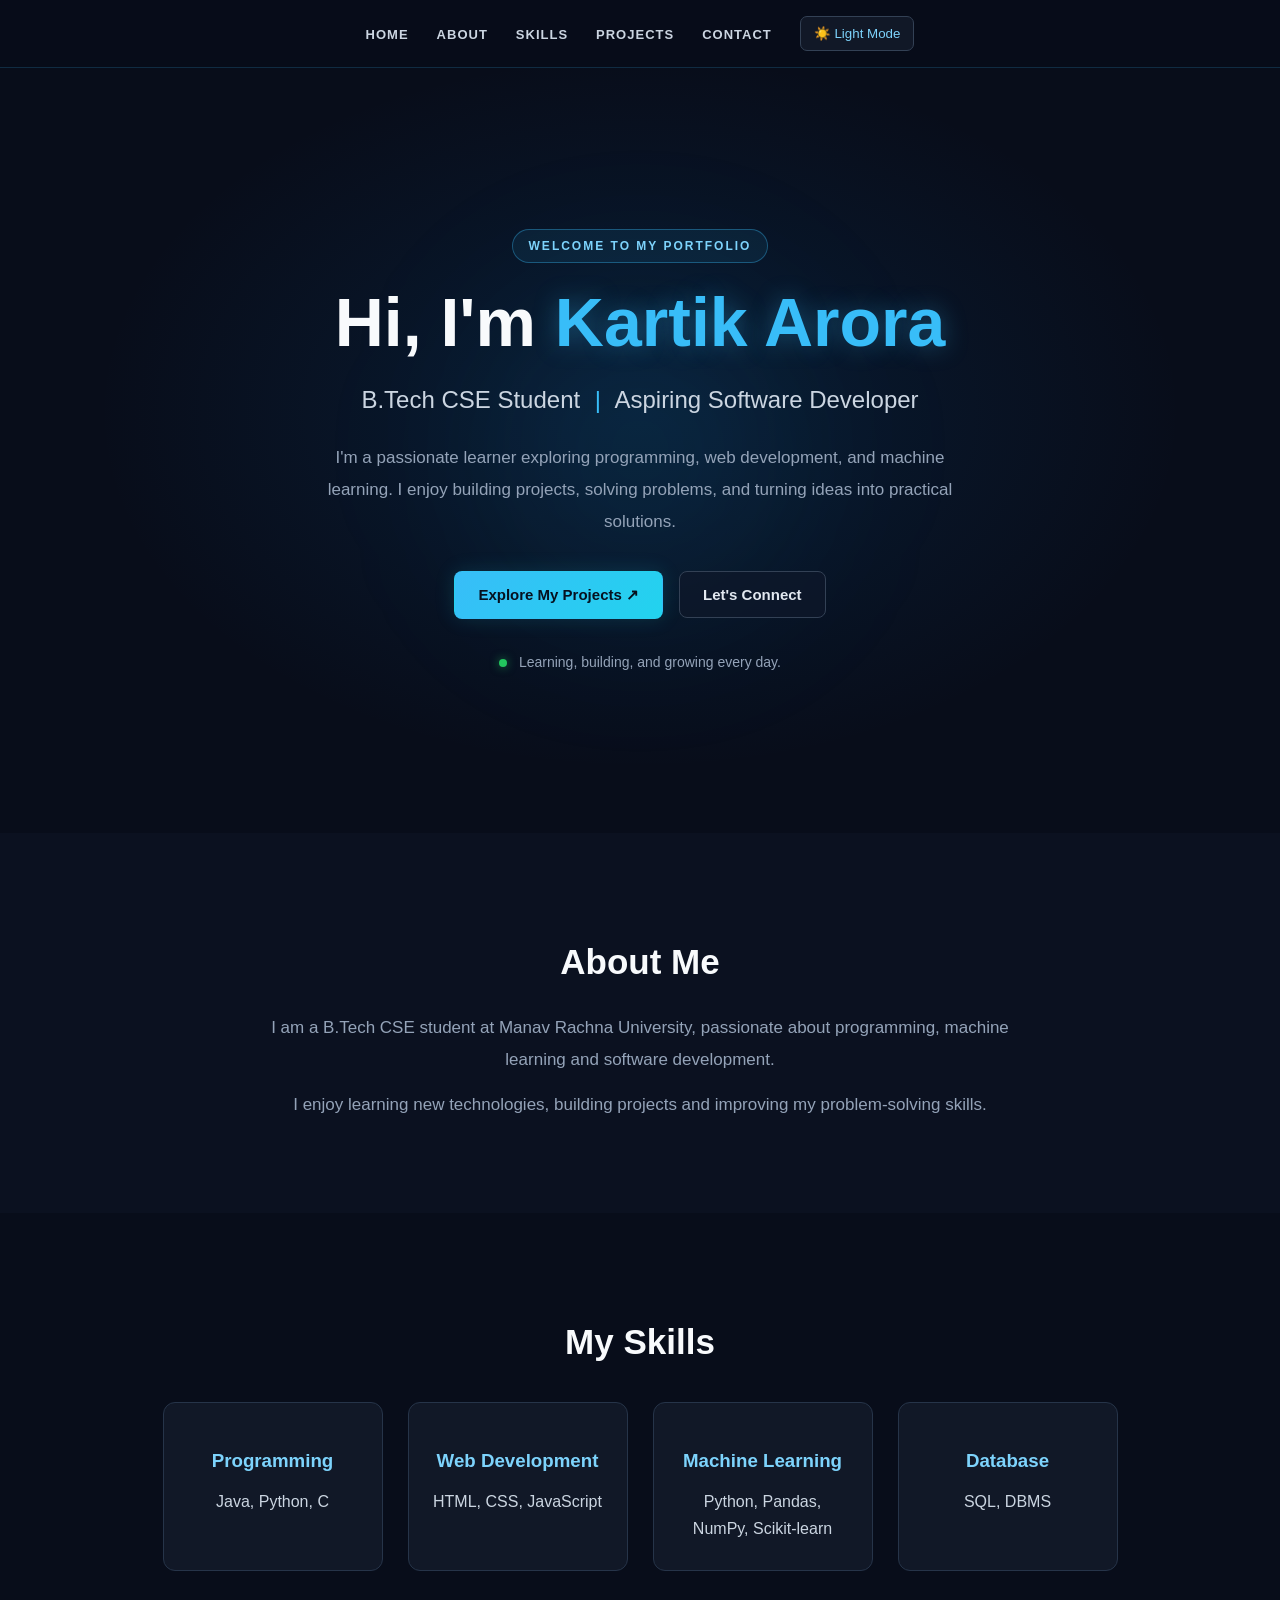
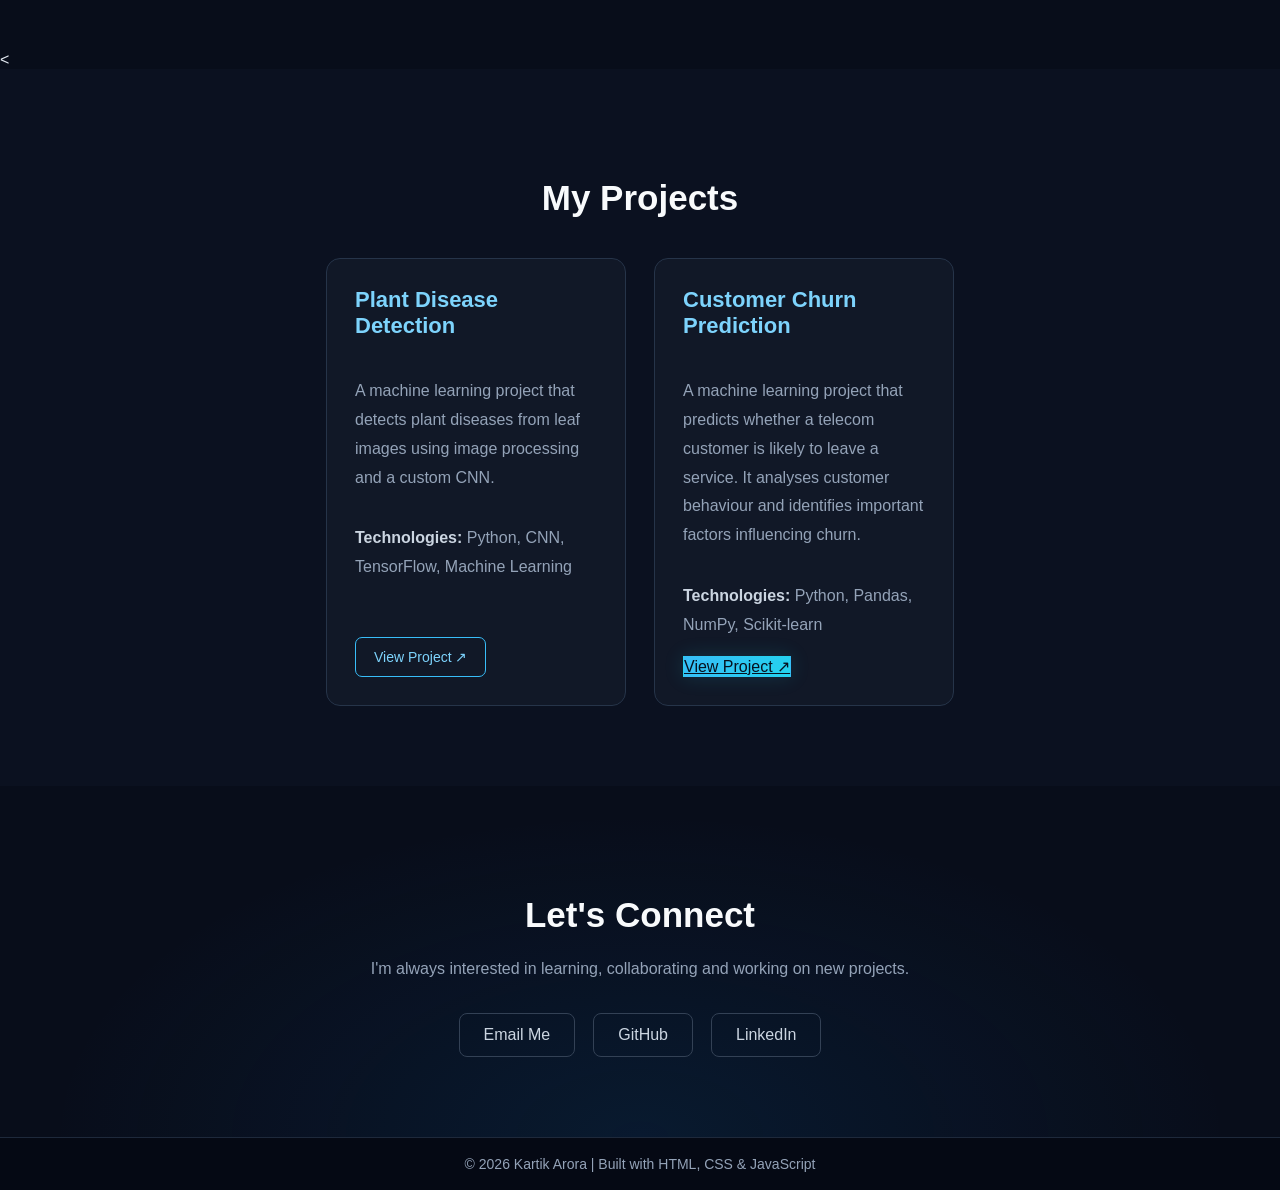
<file: index.html>
<!DOCTYPE html>
<html lang="en">

<head>
    <meta charset="UTF-8">
    <meta name="viewport" content="width=device-width, initial-scale=1.0">

    <title>Kartik Arora | Portfolio</title>

    <link rel="stylesheet" href="style.css">
    <script src="script.js" defer></script>
</head>

<body class="dark-mode">

    <!-- NAVBAR -->
    <nav>
        <ul>
            <li><a href="#home">HOME</a></li>
            <li><a href="#about">ABOUT</a></li>
            <li><a href="#skills">SKILLS</a></li>
            <li><a href="#project">PROJECTS</a></li>
            <li><a href="#contact">CONTACT</a></li>
            <li>
                <button id="theme-toggle" type="button">
                    Toggle Theme
                </button>
            </li>
        </ul>
    </nav>

    <!-- HOME / HERO SECTION -->
    <section id="home" class="hero">

        <div class="hero-content">

            <p class="hero-tag">WELCOME TO MY PORTFOLIO</p>

            <h1>
                Hi, I'm <span class="highlight">Kartik Arora</span>
            </h1>

            <h2>
                B.Tech CSE Student
                <span class="hero-divider">|</span>
                Aspiring Software Developer
            </h2>

            <p class="hero-description">
                I'm a passionate learner exploring programming,
                web development, and machine learning. I enjoy
                building projects, solving problems, and turning
                ideas into practical solutions.
            </p>

            <div class="hero-buttons">

                <a href="#project" class="btn btn-primary">
                    Explore My Projects ↗
                </a>

                <a href="#contact" class="btn btn-secondary">
                    Let's Connect
                </a>

            </div>

            <p class="hero-footer">
                <span class="status-dot"></span>
                Learning, building, and growing every day.
            </p>

        </div>

        <div class="hero-glow"></div>

    </section>

    <!-- ABOUT SECTION -->
    <section id="about">

        <h2>About Me</h2>

        <p>
            I am a B.Tech CSE student at Manav Rachna University,
            passionate about programming, machine learning and
            software development.
        </p>

        <p>
            I enjoy learning new technologies, building projects
            and improving my problem-solving skills.
        </p>

    </section>

    <!-- SKILLS SECTION -->
    <section id="skills">

        <h2>My Skills</h2>

        <div class="skills-container">

            <div class="skill">
                <h3>Programming</h3>
                <p>Java, Python, C</p>
            </div>

            <div class="skill">
                <h3>Web Development</h3>
                <p>HTML, CSS, JavaScript</p>
            </div>

            <div class="skill">
                <h3>Machine Learning</h3>
                <p>Python, Pandas, NumPy, Scikit-learn</p>
            </div>

            <div class="skill">
                <h3>Database</h3>
                <p>SQL, DBMS</p>
            </div>

        </div>

    </section>

    <
<!-- PROJECTS SECTION -->
<section id="project">

    <h2>My Projects</h2>

    <div class="projects-container">

        <!-- PLANT DISEASE PROJECT -->
        <div class="project-card">

            <h3>Plant Disease Detection</h3>

            <p>
                A machine learning project that detects plant
                diseases from leaf images using image processing
                and a custom CNN.
            </p>

            <p>
                <strong>Technologies:</strong>
                Python, CNN, TensorFlow, Machine Learning
            </p>

            <button type="button"
                onclick="window.open('https://github.com/kartik-a19', '_blank', 'noopener,noreferrer')">
                View Project ↗
            </button>

        </div>

        <!-- CUSTOMER CHURN PROJECT -->
        <div class="project-card">

            <h3>Customer Churn Prediction</h3>

            <p>
                A machine learning project that predicts whether
                a telecom customer is likely to leave a service.
                It analyses customer behaviour and identifies
                important factors influencing churn.
            </p>

            <p>
                <strong>Technologies:</strong>
                Python, Pandas, NumPy, Scikit-learn
            </p>

            <a href="customer-churn.html" class="btn btn-primary">
                View Project ↗
            </a>

        </div>

    </div>

</section>


    <!-- CONTACT SECTION -->
    <section id="contact">

        <h2>Let's Connect</h2>

        <p>
            I'm always interested in learning, collaborating
            and working on new projects.
        </p>

        <div class="contact-links">

            <a href="mailto:arorakartik913@gmail.com">
                Email Me
            </a>

            <a href="https://github.com/kartik-a19"
                target="_blank" rel="noopener noreferrer">
                GitHub
            </a>

            <a href="https://www.linkedin.com/in/kartik-arora-683952375/"
                target="_blank" rel="noopener noreferrer">
                LinkedIn
            </a>

        </div>

    </section>

    <!-- FOOTER -->
    <footer>
        <p>© 2026 Kartik Arora | Built with HTML, CSS & JavaScript</p>
    </footer>

</body>
</html>
</file>
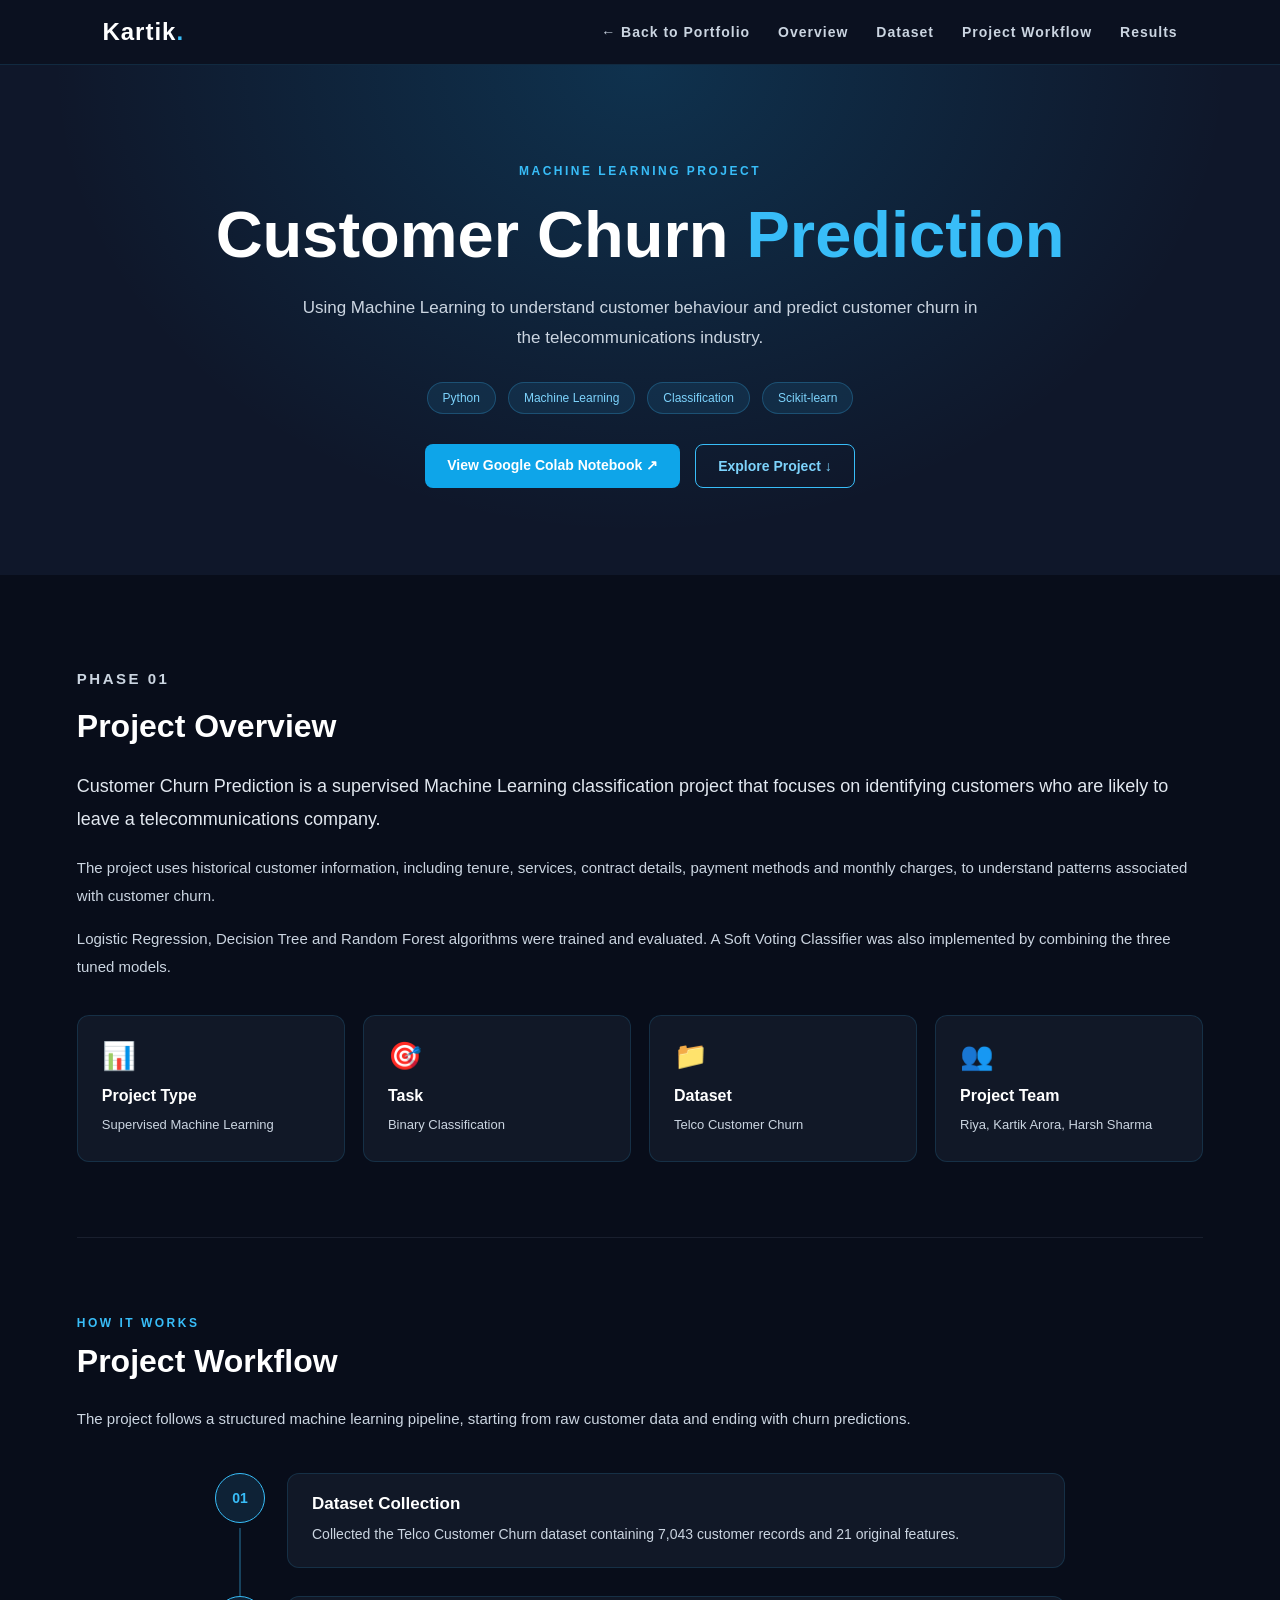
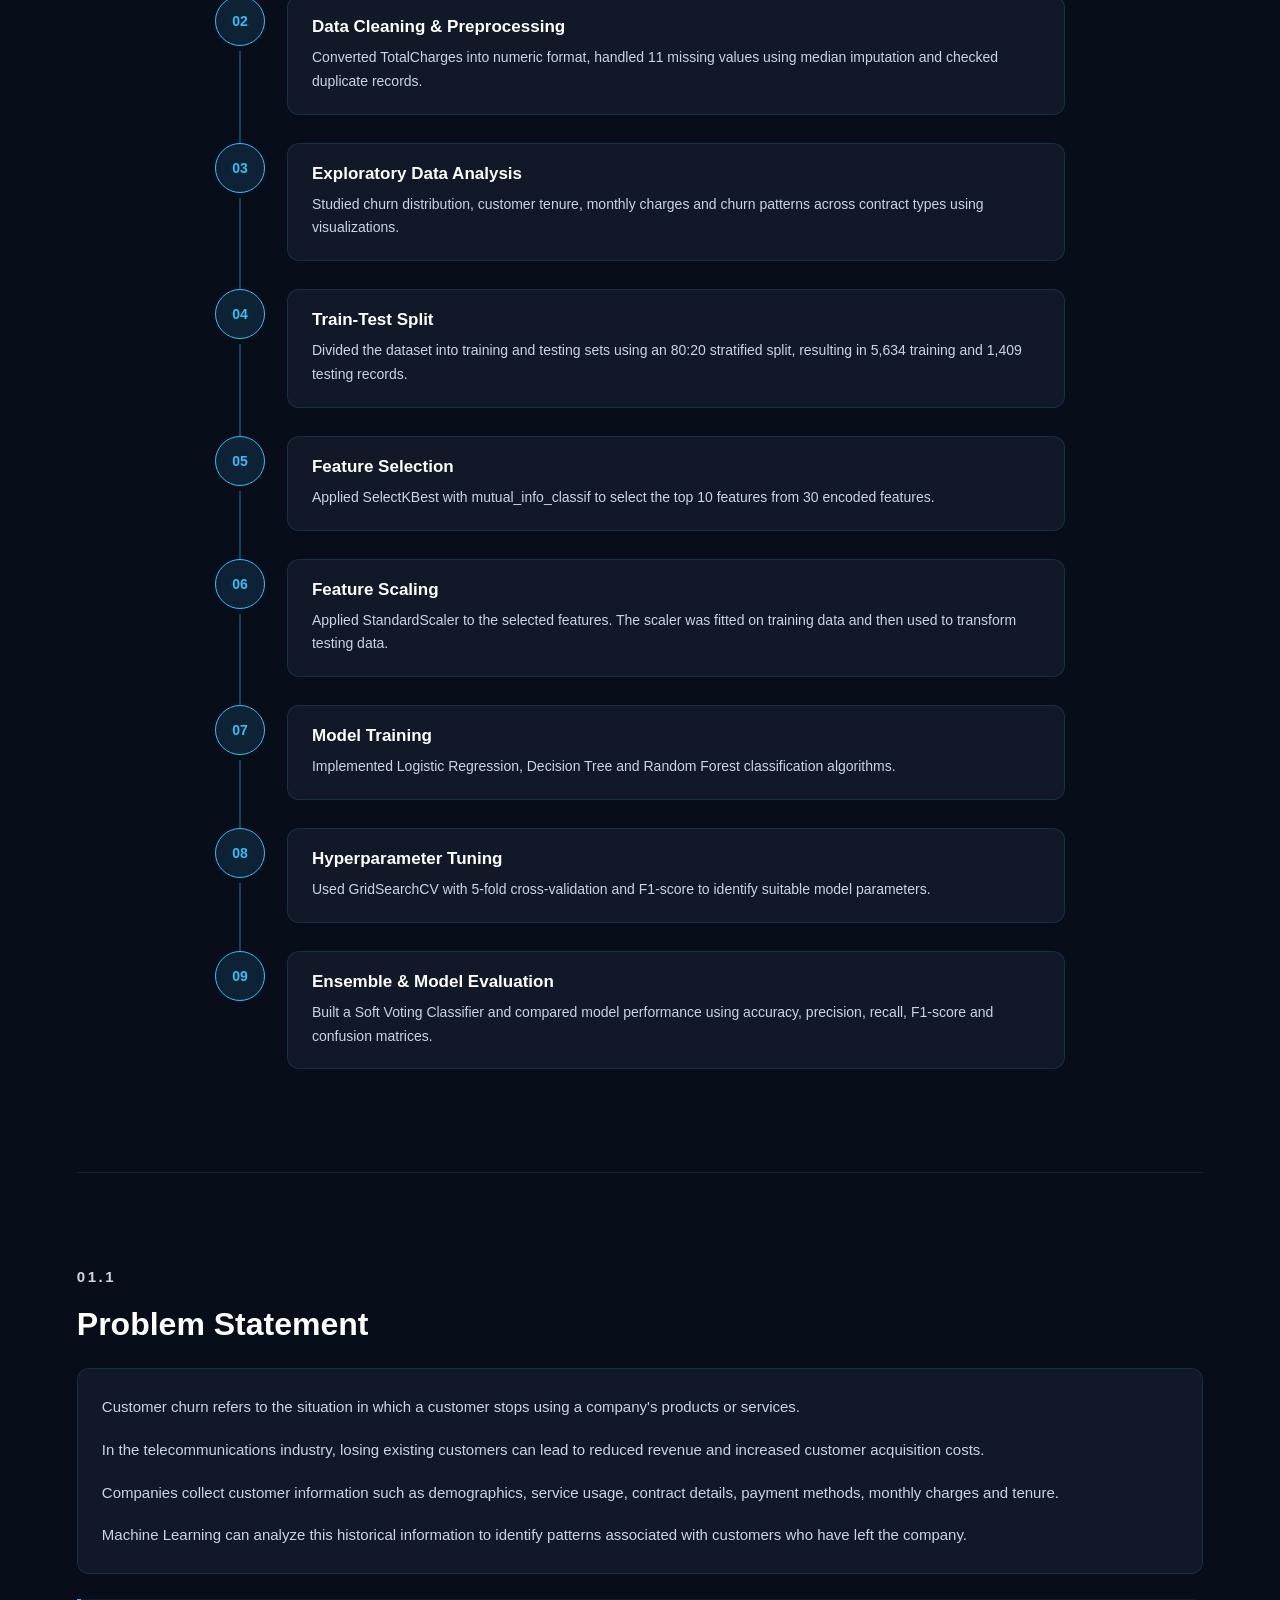
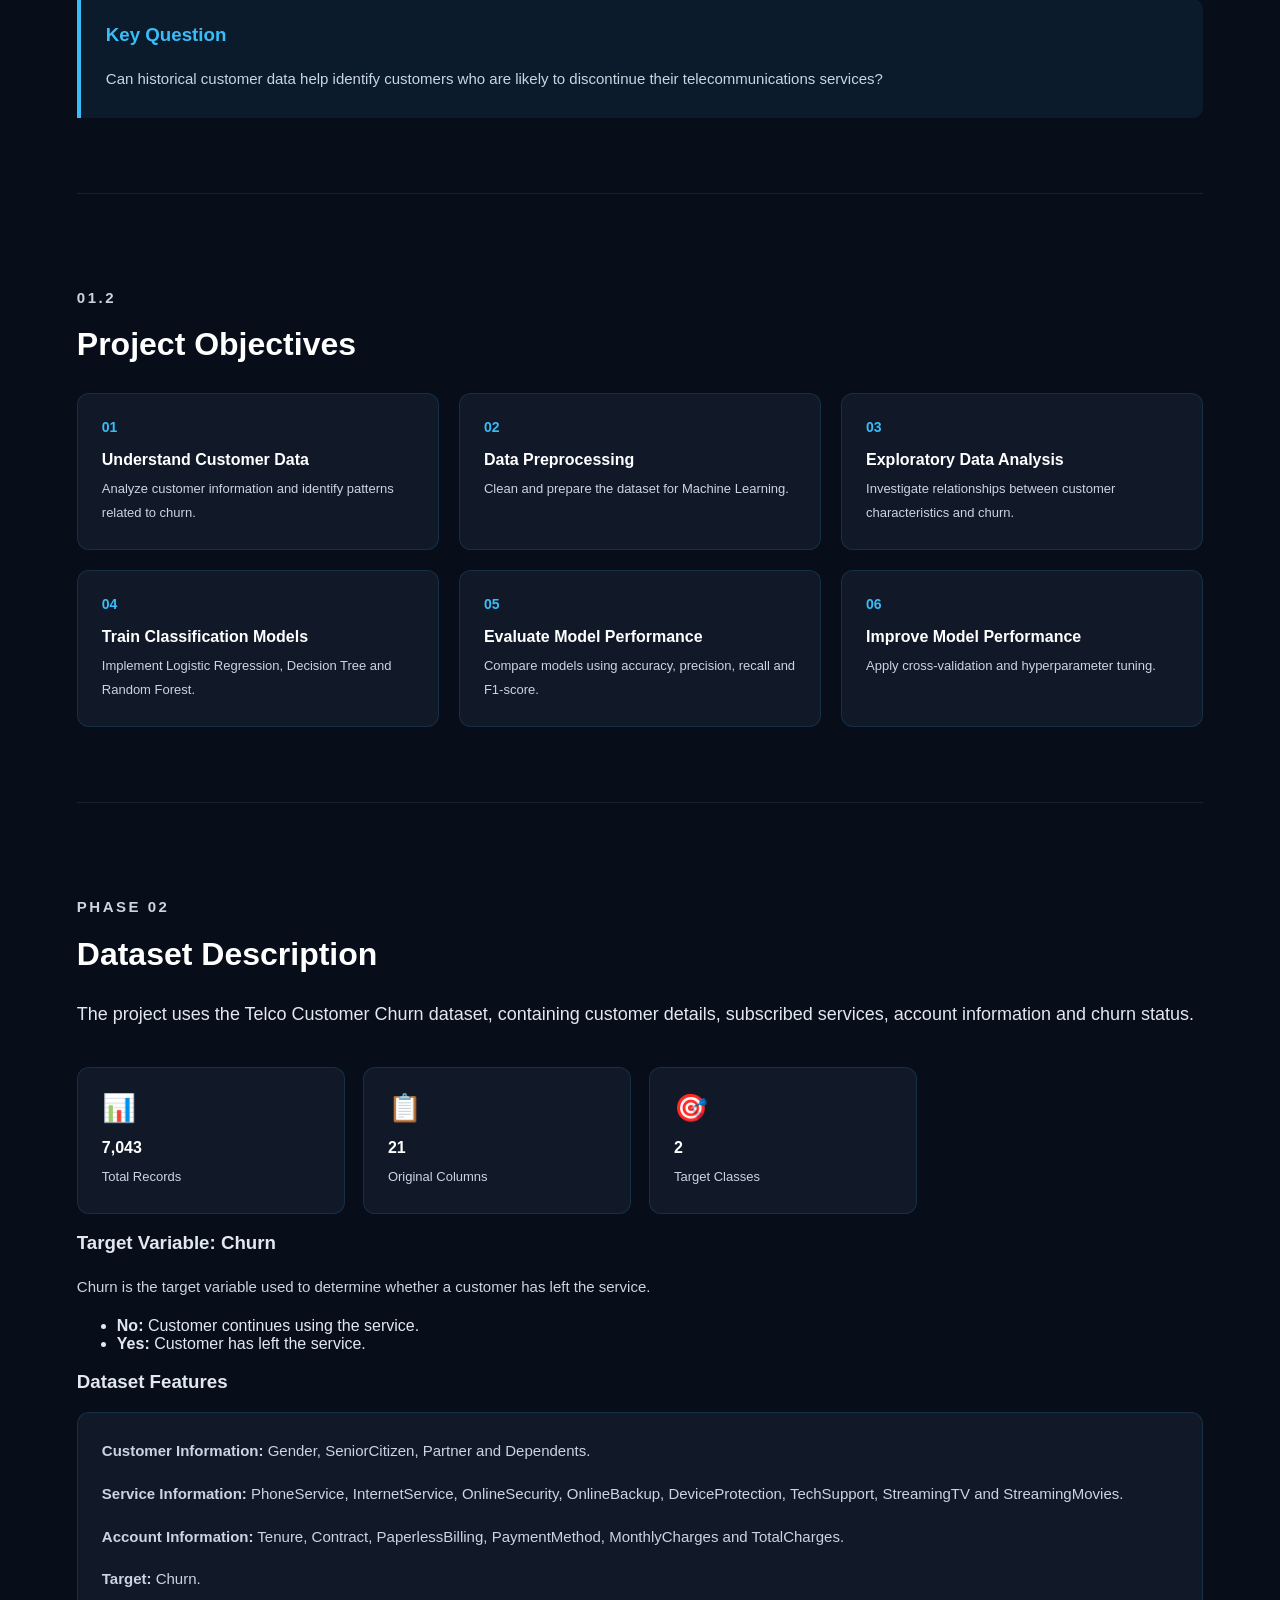
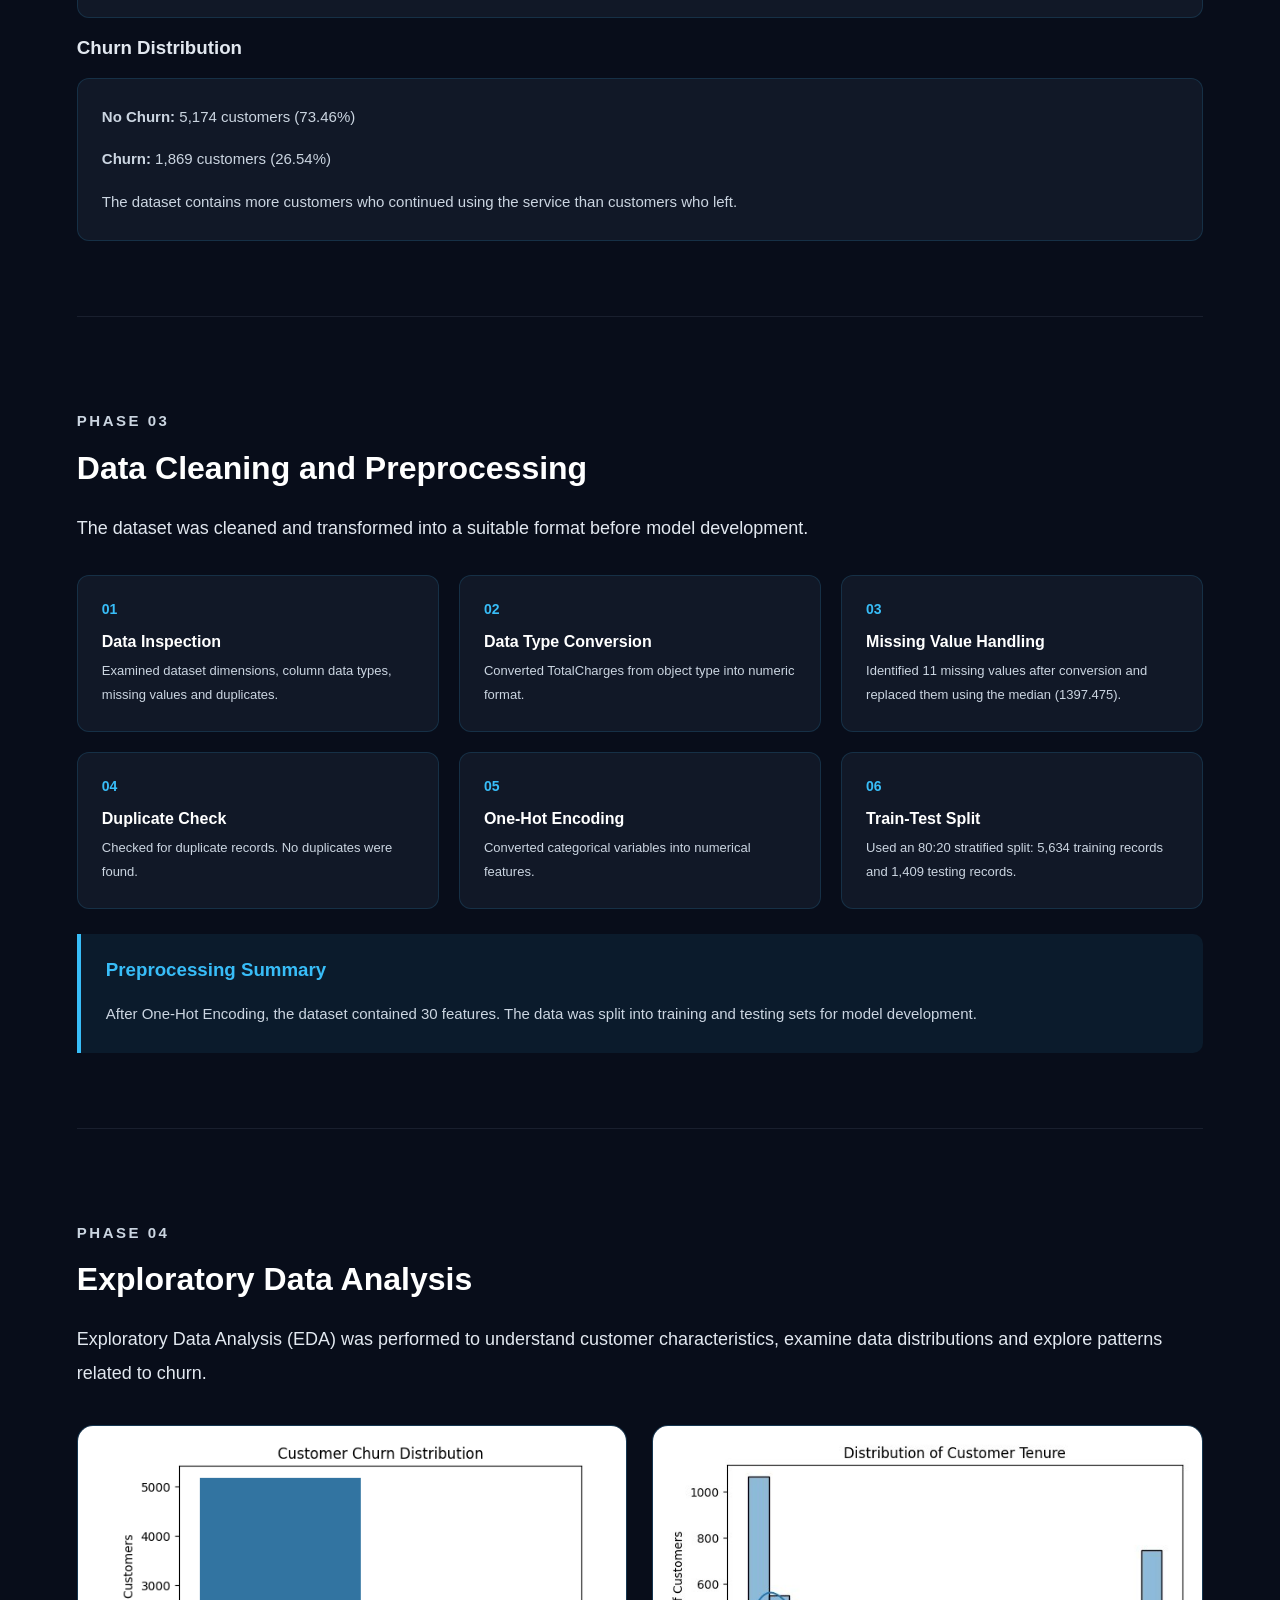
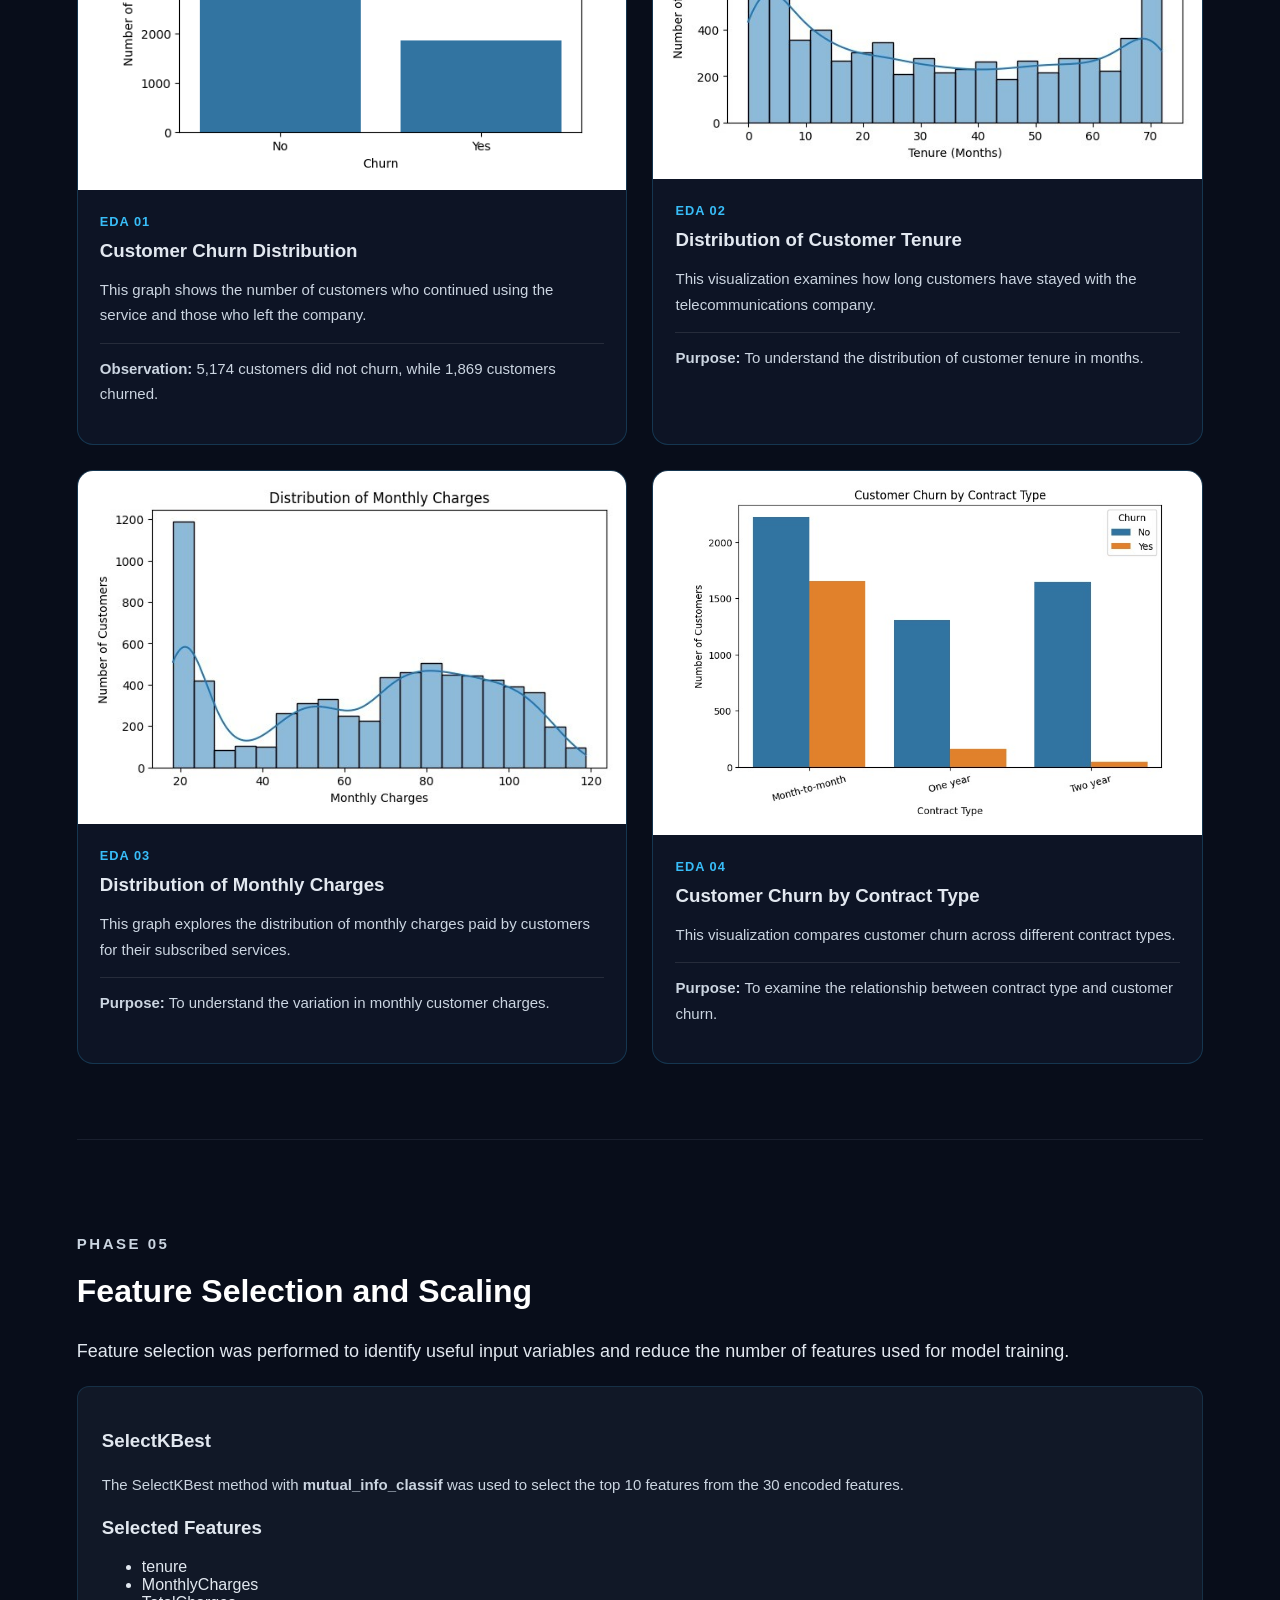
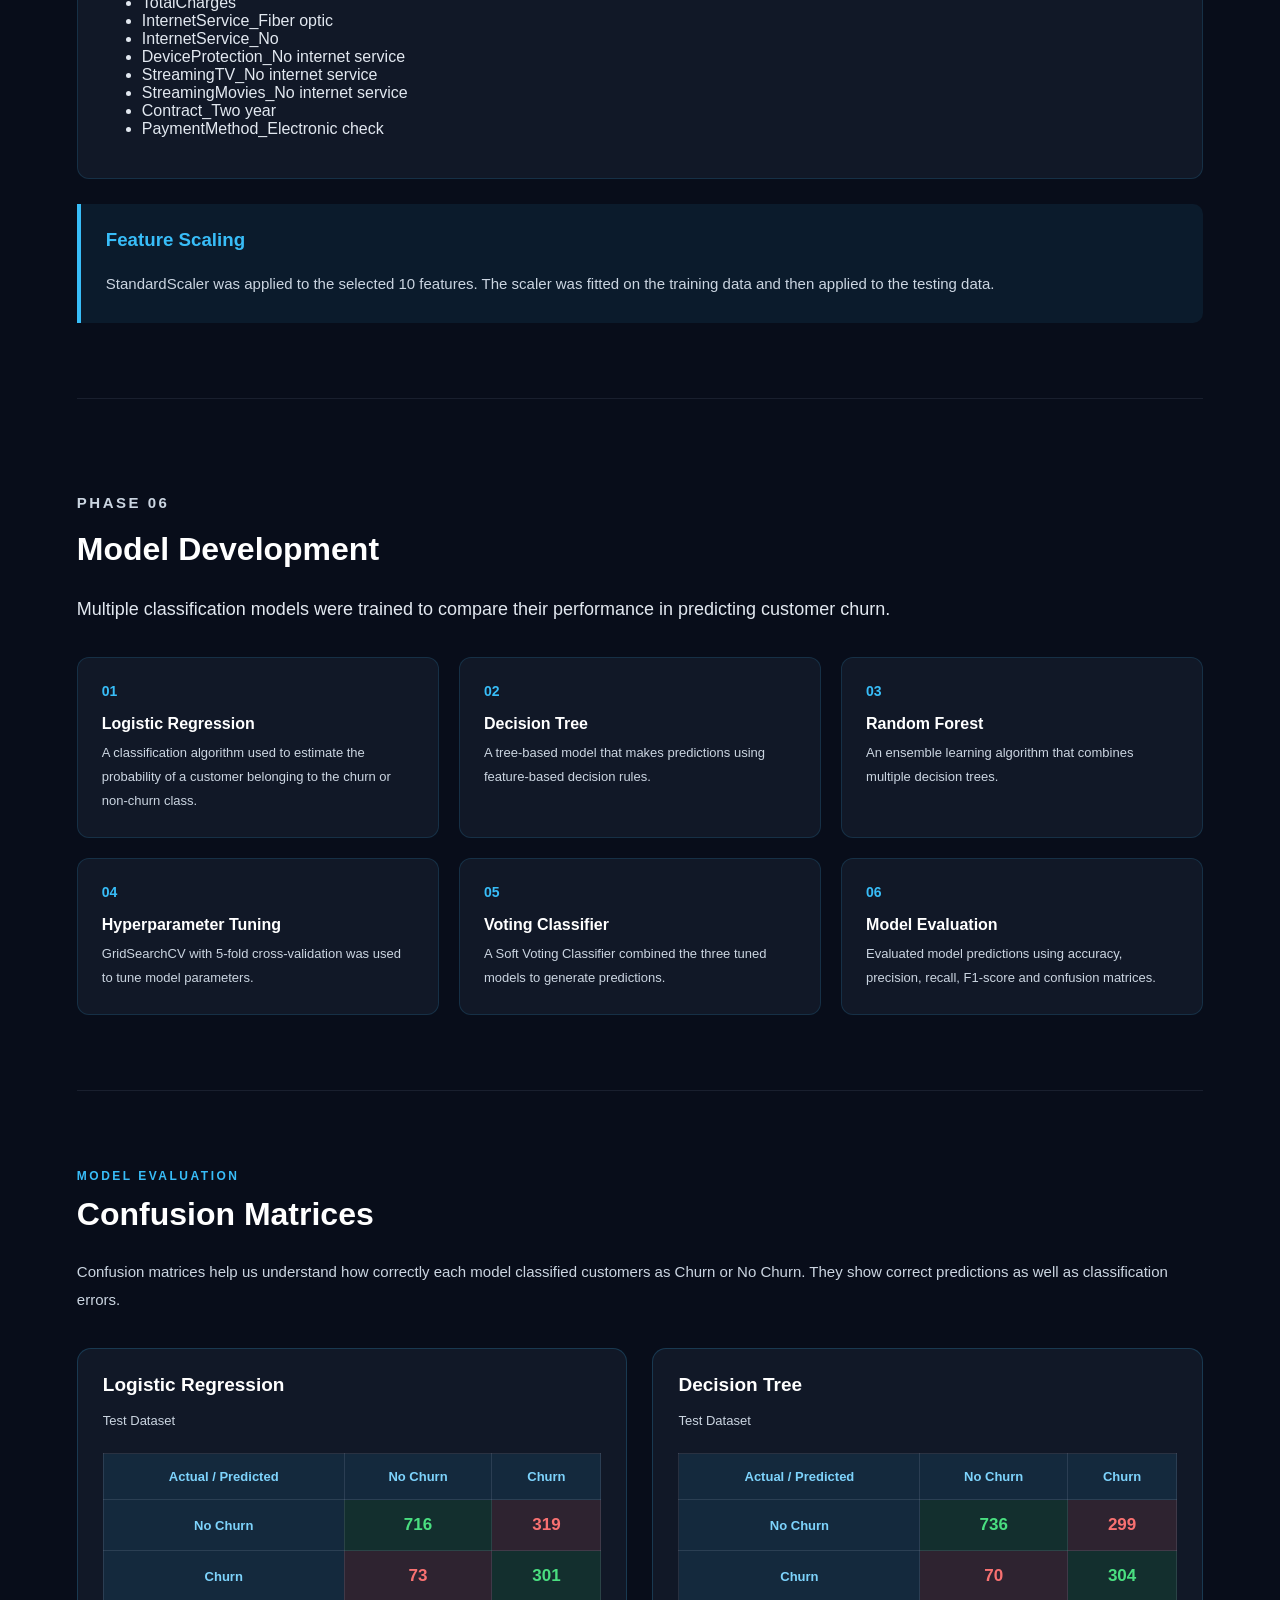
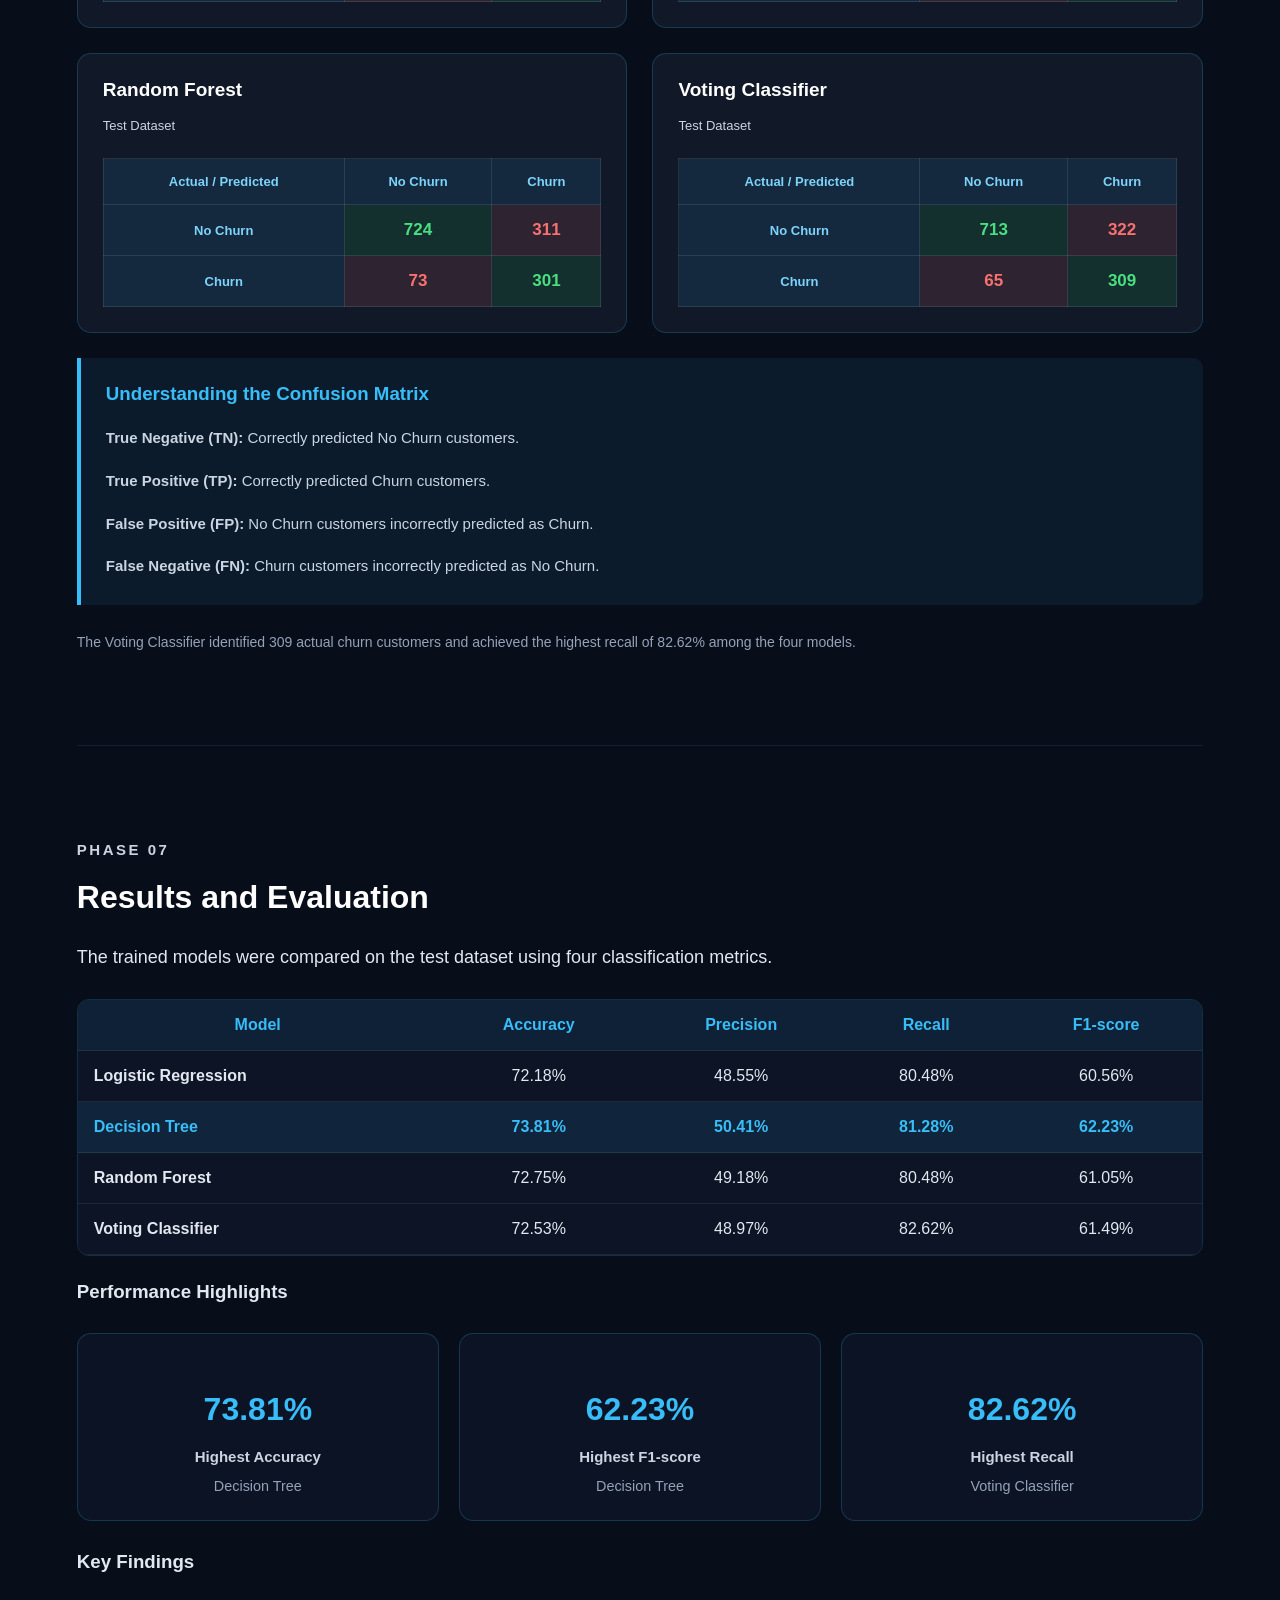
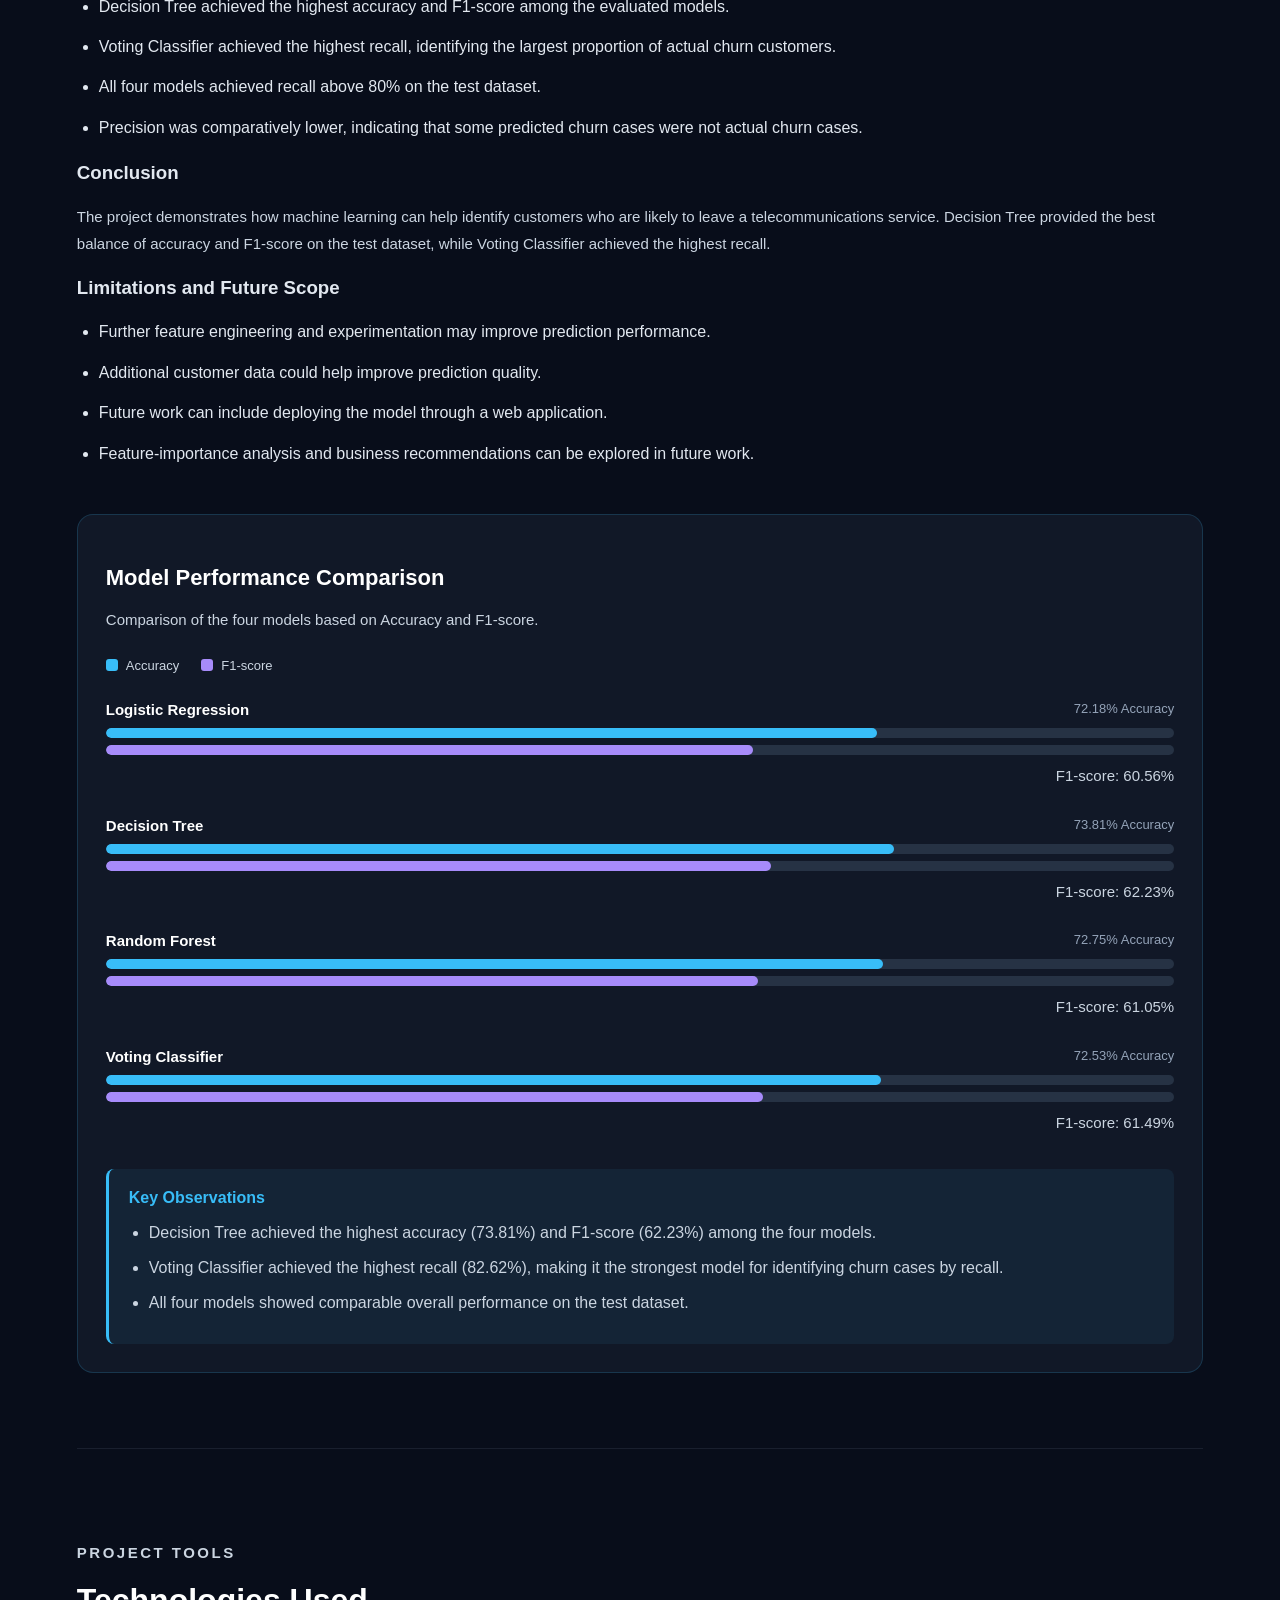
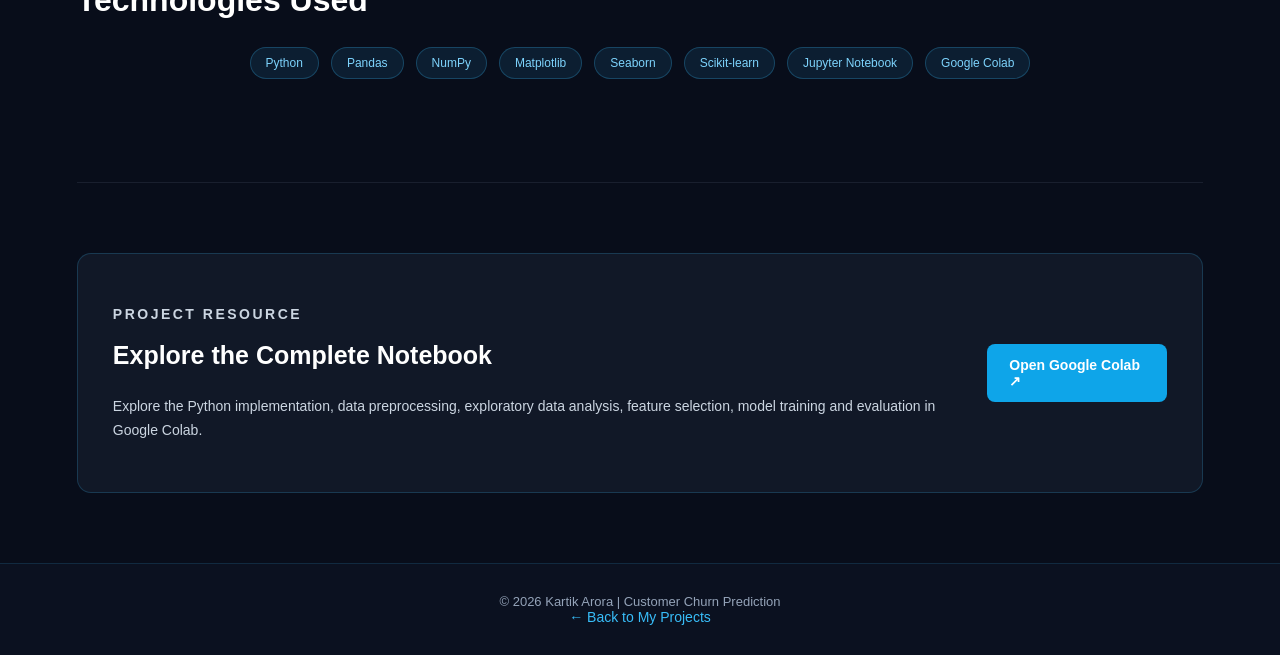
<file: customer-churn.html>
<!DOCTYPE html>
<html lang="en">
<head>
    <meta charset="UTF-8">
    <meta name="viewport" content="width=device-width, initial-scale=1.0">

    <title>Customer Churn Prediction | ML Project</title>

    <link rel="stylesheet" href="style.css">
    <link rel="stylesheet" href="customer-churn.css">
</head>

<body class="dark-mode">

    <!-- NAVIGATION -->
    <nav class="churn-nav">
        <a href="index.html" class="churn-logo">
            Kartik<span>.</span>
        </a>

        <div class="churn-nav-links">
            <a href="index.html">← Back to Portfolio</a>
            <a href="#overview">Overview</a>
            <a href="#dataset">Dataset</a>
            <a href="#project-workflow">Project Workflow</a>
            <a href="#results">Results</a>
        </div>
    </nav>


    <!-- HERO SECTION -->
    <header class="churn-hero">
        <div class="churn-hero-content">

            <p class="churn-eyebrow">MACHINE LEARNING PROJECT</p>

            <h1>
                Customer Churn
                <span>Prediction</span>
            </h1>

            <p class="churn-subtitle">
                Using Machine Learning to understand customer
                behaviour and predict customer churn in the
                telecommunications industry.
            </p>

            <div class="churn-tags">
                <span>Python</span>
                <span>Machine Learning</span>
                <span>Classification</span>
                <span>Scikit-learn</span>
            </div>

            <div class="churn-hero-buttons">
                <a
                    href="https://colab.research.google.com/drive/1kstNuHZXFUsjrSEr729gnlzuDcRMRlH7?usp=sharing"
                    target="_blank"
                    rel="noopener noreferrer"
                    class="churn-primary-btn"
                >
                    View Google Colab Notebook ↗
                </a>

                <a href="#overview" class="churn-secondary-btn">
                    Explore Project ↓
                </a>
            </div>

        </div>
    </header>


    <main class="churn-container">

        <!-- PHASE 01: OVERVIEW -->
        <section class="churn-section" id="overview">

            <p class="churn-section-label">PHASE 01</p>

            <h2>Project Overview</h2>

            <p class="churn-intro">
                Customer Churn Prediction is a supervised Machine
                Learning classification project that focuses on
                identifying customers who are likely to leave a
                telecommunications company.
            </p>

            <p>
                The project uses historical customer information,
                including tenure, services, contract details,
                payment methods and monthly charges, to understand
                patterns associated with customer churn.
            </p>

            <p>
                Logistic Regression, Decision Tree and Random Forest
                algorithms were trained and evaluated. A Soft Voting
                Classifier was also implemented by combining the
                three tuned models.
            </p>

            <div class="churn-info-grid">

                <div class="churn-info-card">
                    <span class="churn-info-icon">📊</span>
                    <h3>Project Type</h3>
                    <p>Supervised Machine Learning</p>
                </div>

                <div class="churn-info-card">
                    <span class="churn-info-icon">🎯</span>
                    <h3>Task</h3>
                    <p>Binary Classification</p>
                </div>

                <div class="churn-info-card">
                    <span class="churn-info-icon">📁</span>
                    <h3>Dataset</h3>
                    <p>Telco Customer Churn</p>
                </div>

                <div class="churn-info-card">
                    <span class="churn-info-icon">👥</span>
                    <h3>Project Team</h3>
                    <p>Riya, Kartik Arora, Harsh Sharma</p>
                </div>

            </div>

        </section>


        <!-- PROJECT WORKFLOW -->
        <section class="churn-section" id="project-workflow">

            <span class="churn-section-label">HOW IT WORKS</span>
            <h2>Project Workflow</h2>

            <p>
                The project follows a structured machine learning pipeline,
                starting from raw customer data and ending with churn predictions.
            </p>

            <div class="workflow-container">

                <div class="workflow-step">
                    <div class="workflow-number">01</div>
                    <div class="workflow-details">
                        <h3>Dataset Collection</h3>
                        <p>
                            Collected the Telco Customer Churn dataset
                            containing 7,043 customer records and
                            21 original features.
                        </p>
                    </div>
                </div>

                <div class="workflow-step">
                    <div class="workflow-number">02</div>
                    <div class="workflow-details">
                        <h3>Data Cleaning & Preprocessing</h3>
                        <p>
                            Converted TotalCharges into numeric format,
                            handled 11 missing values using median
                            imputation and checked duplicate records.
                        </p>
                    </div>
                </div>

                <div class="workflow-step">
                    <div class="workflow-number">03</div>
                    <div class="workflow-details">
                        <h3>Exploratory Data Analysis</h3>
                        <p>
                            Studied churn distribution, customer tenure,
                            monthly charges and churn patterns across
                            contract types using visualizations.
                        </p>
                    </div>
                </div>

                <div class="workflow-step">
                    <div class="workflow-number">04</div>
                    <div class="workflow-details">
                        <h3>Train-Test Split</h3>
                        <p>
                            Divided the dataset into training and testing
                            sets using an 80:20 stratified split, resulting
                            in 5,634 training and 1,409 testing records.
                        </p>
                    </div>
                </div>

                <div class="workflow-step">
                    <div class="workflow-number">05</div>
                    <div class="workflow-details">
                        <h3>Feature Selection</h3>
                        <p>
                            Applied SelectKBest with mutual_info_classif
                            to select the top 10 features from
                            30 encoded features.
                        </p>
                    </div>
                </div>

                <div class="workflow-step">
                    <div class="workflow-number">06</div>
                    <div class="workflow-details">
                        <h3>Feature Scaling</h3>
                        <p>
                            Applied StandardScaler to the selected
                            features. The scaler was fitted on training
                            data and then used to transform testing data.
                        </p>
                    </div>
                </div>

                <div class="workflow-step">
                    <div class="workflow-number">07</div>
                    <div class="workflow-details">
                        <h3>Model Training</h3>
                        <p>
                            Implemented Logistic Regression,
                            Decision Tree and Random Forest
                            classification algorithms.
                        </p>
                    </div>
                </div>

                <div class="workflow-step">
                    <div class="workflow-number">08</div>
                    <div class="workflow-details">
                        <h3>Hyperparameter Tuning</h3>
                        <p>
                            Used GridSearchCV with 5-fold
                            cross-validation and F1-score to
                            identify suitable model parameters.
                        </p>
                    </div>
                </div>

                <div class="workflow-step">
                    <div class="workflow-number">09</div>
                    <div class="workflow-details">
                        <h3>Ensemble & Model Evaluation</h3>
                        <p>
                            Built a Soft Voting Classifier and compared
                            model performance using accuracy, precision,
                            recall, F1-score and confusion matrices.
                        </p>
                    </div>
                </div>

            </div>

        </section>


        <!-- PROBLEM STATEMENT -->
        <section class="churn-section" id="problem">

            <p class="churn-section-label">01.1</p>

            <h2>Problem Statement</h2>

            <div class="churn-content-card">

                <p>
                    Customer churn refers to the situation in which
                    a customer stops using a company's products
                    or services.
                </p>

                <p>
                    In the telecommunications industry, losing
                    existing customers can lead to reduced revenue
                    and increased customer acquisition costs.
                </p>

                <p>
                    Companies collect customer information such as
                    demographics, service usage, contract details,
                    payment methods, monthly charges and tenure.
                </p>

                <p>
                    Machine Learning can analyze this historical
                    information to identify patterns associated
                    with customers who have left the company.
                </p>

            </div>

            <div class="churn-highlight">
                <h3>Key Question</h3>
                <p>
                    Can historical customer data help identify
                    customers who are likely to discontinue
                    their telecommunications services?
                </p>
            </div>

        </section>


        <!-- OBJECTIVES -->
        <section class="churn-section" id="objectives">

            <p class="churn-section-label">01.2</p>

            <h2>Project Objectives</h2>

            <div class="churn-objectives-grid">

                <div class="churn-objective-card">
                    <span>01</span>
                    <h3>Understand Customer Data</h3>
                    <p>
                        Analyze customer information and identify
                        patterns related to churn.
                    </p>
                </div>

                <div class="churn-objective-card">
                    <span>02</span>
                    <h3>Data Preprocessing</h3>
                    <p>
                        Clean and prepare the dataset for
                        Machine Learning.
                    </p>
                </div>

                <div class="churn-objective-card">
                    <span>03</span>
                    <h3>Exploratory Data Analysis</h3>
                    <p>
                        Investigate relationships between
                        customer characteristics and churn.
                    </p>
                </div>

                <div class="churn-objective-card">
                    <span>04</span>
                    <h3>Train Classification Models</h3>
                    <p>
                        Implement Logistic Regression,
                        Decision Tree and Random Forest.
                    </p>
                </div>

                <div class="churn-objective-card">
                    <span>05</span>
                    <h3>Evaluate Model Performance</h3>
                    <p>
                        Compare models using accuracy,
                        precision, recall and F1-score.
                    </p>
                </div>

                <div class="churn-objective-card">
                    <span>06</span>
                    <h3>Improve Model Performance</h3>
                    <p>
                        Apply cross-validation and
                        hyperparameter tuning.
                    </p>
                </div>

            </div>

        </section>


        <!-- PHASE 02: DATASET -->
        <section class="churn-section" id="dataset">

            <p class="churn-section-label">PHASE 02</p>

            <h2>Dataset Description</h2>

            <p class="churn-intro">
                The project uses the Telco Customer Churn dataset,
                containing customer details, subscribed services,
                account information and churn status.
            </p>

            <div class="churn-info-grid">

                <div class="churn-info-card">
                    <span class="churn-info-icon">📊</span>
                    <h3>7,043</h3>
                    <p>Total Records</p>
                </div>

                <div class="churn-info-card">
                    <span class="churn-info-icon">📋</span>
                    <h3>21</h3>
                    <p>Original Columns</p>
                </div>

                <div class="churn-info-card">
                    <span class="churn-info-icon">🎯</span>
                    <h3>2</h3>
                    <p>Target Classes</p>
                </div>

            </div>

            <h3>Target Variable: Churn</h3>

            <p>
                Churn is the target variable used to determine
                whether a customer has left the service.
            </p>

            <ul>
                <li><strong>No:</strong> Customer continues using the service.</li>
                <li><strong>Yes:</strong> Customer has left the service.</li>
            </ul>

            <h3>Dataset Features</h3>

            <div class="churn-content-card">
                <p>
                    <strong>Customer Information:</strong>
                    Gender, SeniorCitizen, Partner and Dependents.
                </p>

                <p>
                    <strong>Service Information:</strong>
                    PhoneService, InternetService, OnlineSecurity,
                    OnlineBackup, DeviceProtection, TechSupport,
                    StreamingTV and StreamingMovies.
                </p>

                <p>
                    <strong>Account Information:</strong>
                    Tenure, Contract, PaperlessBilling, PaymentMethod,
                    MonthlyCharges and TotalCharges.
                </p>

                <p><strong>Target:</strong> Churn.</p>
            </div>

            <h3>Churn Distribution</h3>

            <div class="churn-content-card">
                <p><strong>No Churn:</strong> 5,174 customers (73.46%)</p>
                <p><strong>Churn:</strong> 1,869 customers (26.54%)</p>

                <p>
                    The dataset contains more customers who
                    continued using the service than customers
                    who left.
                </p>
            </div>

        </section>


        <!-- PHASE 03: PREPROCESSING -->
        <section class="churn-section" id="preprocessing">

            <p class="churn-section-label">PHASE 03</p>

            <h2>Data Cleaning and Preprocessing</h2>

            <p class="churn-intro">
                The dataset was cleaned and transformed into
                a suitable format before model development.
            </p>

            <div class="churn-objectives-grid">

                <div class="churn-objective-card">
                    <span>01</span>
                    <h3>Data Inspection</h3>
                    <p>
                        Examined dataset dimensions, column data
                        types, missing values and duplicates.
                    </p>
                </div>

                <div class="churn-objective-card">
                    <span>02</span>
                    <h3>Data Type Conversion</h3>
                    <p>
                        Converted TotalCharges from object
                        type into numeric format.
                    </p>
                </div>

                <div class="churn-objective-card">
                    <span>03</span>
                    <h3>Missing Value Handling</h3>
                    <p>
                        Identified 11 missing values after
                        conversion and replaced them using
                        the median (1397.475).
                    </p>
                </div>

                <div class="churn-objective-card">
                    <span>04</span>
                    <h3>Duplicate Check</h3>
                    <p>
                        Checked for duplicate records.
                        No duplicates were found.
                    </p>
                </div>

                <div class="churn-objective-card">
                    <span>05</span>
                    <h3>One-Hot Encoding</h3>
                    <p>
                        Converted categorical variables into
                        numerical features.
                    </p>
                </div>

                <div class="churn-objective-card">
                    <span>06</span>
                    <h3>Train-Test Split</h3>
                    <p>
                        Used an 80:20 stratified split:
                        5,634 training records and
                        1,409 testing records.
                    </p>
                </div>

            </div>

            <div class="churn-highlight">
                <h3>Preprocessing Summary</h3>
                <p>
                    After One-Hot Encoding, the dataset contained
                    30 features. The data was split into training
                    and testing sets for model development.
                </p>
            </div>

        </section>


        <!-- PHASE 04: EXPLORATORY DATA ANALYSIS -->
        <section class="churn-section" id="eda">

            <p class="churn-section-label">PHASE 04</p>

            <h2>Exploratory Data Analysis</h2>

            <p class="churn-intro">
                Exploratory Data Analysis (EDA) was performed to
                understand customer characteristics, examine data
                distributions and explore patterns related to churn.
            </p>

            <div class="eda-grid">

                <!-- GRAPH 1 -->
                <div class="eda-card">

                    <div class="eda-image">
                        <img
                            src="images/01_customer_churn_distribution.png"
                            alt="Customer Churn Distribution"
                            loading="lazy"
                        >
                    </div>

                    <div class="eda-content">
                        <span>EDA 01</span>
                        <h3>Customer Churn Distribution</h3>

                        <p>
                            This graph shows the number of customers
                            who continued using the service and those
                            who left the company.
                        </p>

                        <p class="eda-insight">
                            <strong>Observation:</strong>
                            5,174 customers did not churn, while
                            1,869 customers churned.
                        </p>
                    </div>

                </div>


                <!-- GRAPH 2 -->
                <div class="eda-card">

                    <div class="eda-image">
                        <img
                            src="images/02_customer_tenure_distribution.png"
                            alt="Distribution of Customer Tenure"
                            loading="lazy"
                        >
                    </div>

                    <div class="eda-content">
                        <span>EDA 02</span>
                        <h3>Distribution of Customer Tenure</h3>

                        <p>
                            This visualization examines how long
                            customers have stayed with the
                            telecommunications company.
                        </p>

                        <p class="eda-insight">
                            <strong>Purpose:</strong>
                            To understand the distribution of
                            customer tenure in months.
                        </p>
                    </div>

                </div>


                <!-- GRAPH 3 -->
                <div class="eda-card">

                    <div class="eda-image">
                        <img
                            src="images/03_monthly_charges_distribution.png"
                            alt="Distribution of Monthly Charges"
                            loading="lazy"
                        >
                    </div>

                    <div class="eda-content">
                        <span>EDA 03</span>
                        <h3>Distribution of Monthly Charges</h3>

                        <p>
                            This graph explores the distribution
                            of monthly charges paid by customers
                            for their subscribed services.
                        </p>

                        <p class="eda-insight">
                            <strong>Purpose:</strong>
                            To understand the variation in
                            monthly customer charges.
                        </p>
                    </div>

                </div>


                <!-- GRAPH 4 -->
                <div class="eda-card">

                    <div class="eda-image">
                        <img
                            src="images/04_churn_by_contract_type.jpeg"
                            alt="Customer Churn by Contract Type"
                            loading="lazy"
                        >
                    </div>

                    <div class="eda-content">
                        <span>EDA 04</span>
                        <h3>Customer Churn by Contract Type</h3>

                        <p>
                            This visualization compares customer
                            churn across different contract types.
                        </p>

                        <p class="eda-insight">
                            <strong>Purpose:</strong>
                            To examine the relationship between
                            contract type and customer churn.
                        </p>
                    </div>

                </div>

            </div>

        </section>


        <!-- PHASE 05: FEATURE SELECTION -->
        <section class="churn-section" id="feature-selection">

            <p class="churn-section-label">PHASE 05</p>

            <h2>Feature Selection and Scaling</h2>

            <p class="churn-intro">
                Feature selection was performed to identify
                useful input variables and reduce the number
                of features used for model training.
            </p>

            <div class="churn-content-card">

                <h3>SelectKBest</h3>

                <p>
                    The SelectKBest method with
                    <strong>mutual_info_classif</strong> was used
                    to select the top 10 features from the
                    30 encoded features.
                </p>

                <h3>Selected Features</h3>

                <ul>
                    <li>tenure</li>
                    <li>MonthlyCharges</li>
                    <li>TotalCharges</li>
                    <li>InternetService_Fiber optic</li>
                    <li>InternetService_No</li>
                    <li>DeviceProtection_No internet service</li>
                    <li>StreamingTV_No internet service</li>
                    <li>StreamingMovies_No internet service</li>
                    <li>Contract_Two year</li>
                    <li>PaymentMethod_Electronic check</li>
                </ul>

            </div>

            <div class="churn-highlight">
                <h3>Feature Scaling</h3>

                <p>
                    StandardScaler was applied to the selected
                    10 features. The scaler was fitted on the
                    training data and then applied to the
                    testing data.
                </p>
            </div>

        </section>


        <!-- PHASE 06: MODEL DEVELOPMENT -->
        <section class="churn-section" id="workflow">

            <p class="churn-section-label">PHASE 06</p>

            <h2>Model Development</h2>

            <p class="churn-intro">
                Multiple classification models were trained
                to compare their performance in predicting
                customer churn.
            </p>

            <div class="churn-objectives-grid">

                <div class="churn-objective-card">
                    <span>01</span>
                    <h3>Logistic Regression</h3>
                    <p>
                        A classification algorithm used to
                        estimate the probability of a customer
                        belonging to the churn or non-churn class.
                    </p>
                </div>

                <div class="churn-objective-card">
                    <span>02</span>
                    <h3>Decision Tree</h3>
                    <p>
                        A tree-based model that makes predictions
                        using feature-based decision rules.
                    </p>
                </div>

                <div class="churn-objective-card">
                    <span>03</span>
                    <h3>Random Forest</h3>
                    <p>
                        An ensemble learning algorithm that
                        combines multiple decision trees.
                    </p>
                </div>

                <div class="churn-objective-card">
                    <span>04</span>
                    <h3>Hyperparameter Tuning</h3>
                    <p>
                        GridSearchCV with 5-fold cross-validation
                        was used to tune model parameters.
                    </p>
                </div>

                <div class="churn-objective-card">
                    <span>05</span>
                    <h3>Voting Classifier</h3>
                    <p>
                        A Soft Voting Classifier combined the
                        three tuned models to generate predictions.
                    </p>
                </div>

                <div class="churn-objective-card">
                    <span>06</span>
                    <h3>Model Evaluation</h3>
                    <p>
                        Evaluated model predictions using
                        accuracy, precision, recall, F1-score
                        and confusion matrices.
                    </p>
                </div>

            </div>

        </section>


        <!-- CONFUSION MATRICES -->
        <section class="churn-section" id="confusion-matrices">

            <span class="churn-section-label">MODEL EVALUATION</span>

            <h2>Confusion Matrices</h2>

            <p>
                Confusion matrices help us understand how correctly
                each model classified customers as Churn or No Churn.
                They show correct predictions as well as
                classification errors.
            </p>

            <div class="confusion-grid">

                <!-- LOGISTIC REGRESSION -->
                <div class="confusion-card">
                    <h3>Logistic Regression</h3>
                    <p class="matrix-subtitle">Test Dataset</p>

                    <table class="matrix-table">
                        <tr>
                            <th>Actual / Predicted</th>
                            <th>No Churn</th>
                            <th>Churn</th>
                        </tr>
                        <tr>
                            <th>No Churn</th>
                            <td class="true-cell">716</td>
                            <td class="false-cell">319</td>
                        </tr>
                        <tr>
                            <th>Churn</th>
                            <td class="false-cell">73</td>
                            <td class="true-cell">301</td>
                        </tr>
                    </table>
                </div>


                <!-- DECISION TREE -->
                <div class="confusion-card">
                    <h3>Decision Tree</h3>
                    <p class="matrix-subtitle">Test Dataset</p>

                    <table class="matrix-table">
                        <tr>
                            <th>Actual / Predicted</th>
                            <th>No Churn</th>
                            <th>Churn</th>
                        </tr>
                        <tr>
                            <th>No Churn</th>
                            <td class="true-cell">736</td>
                            <td class="false-cell">299</td>
                        </tr>
                        <tr>
                            <th>Churn</th>
                            <td class="false-cell">70</td>
                            <td class="true-cell">304</td>
                        </tr>
                    </table>
                </div>


                <!-- RANDOM FOREST -->
                <div class="confusion-card">
                    <h3>Random Forest</h3>
                    <p class="matrix-subtitle">Test Dataset</p>

                    <table class="matrix-table">
                        <tr>
                            <th>Actual / Predicted</th>
                            <th>No Churn</th>
                            <th>Churn</th>
                        </tr>
                        <tr>
                            <th>No Churn</th>
                            <td class="true-cell">724</td>
                            <td class="false-cell">311</td>
                        </tr>
                        <tr>
                            <th>Churn</th>
                            <td class="false-cell">73</td>
                            <td class="true-cell">301</td>
                        </tr>
                    </table>
                </div>


                <!-- VOTING CLASSIFIER -->
                <div class="confusion-card">
                    <h3>Voting Classifier</h3>
                    <p class="matrix-subtitle">Test Dataset</p>

                    <table class="matrix-table">
                        <tr>
                            <th>Actual / Predicted</th>
                            <th>No Churn</th>
                            <th>Churn</th>
                        </tr>
                        <tr>
                            <th>No Churn</th>
                            <td class="true-cell">713</td>
                            <td class="false-cell">322</td>
                        </tr>
                        <tr>
                            <th>Churn</th>
                            <td class="false-cell">65</td>
                            <td class="true-cell">309</td>
                        </tr>
                    </table>
                </div>

            </div>

            <div class="churn-highlight">
                <h3>Understanding the Confusion Matrix</h3>

                <p>
                    <strong>True Negative (TN):</strong>
                    Correctly predicted No Churn customers.
                </p>

                <p>
                    <strong>True Positive (TP):</strong>
                    Correctly predicted Churn customers.
                </p>

                <p>
                    <strong>False Positive (FP):</strong>
                    No Churn customers incorrectly predicted as Churn.
                </p>

                <p>
                    <strong>False Negative (FN):</strong>
                    Churn customers incorrectly predicted as No Churn.
                </p>
            </div>

            <p class="matrix-note">
                The Voting Classifier identified 309 actual churn
                customers and achieved the highest recall of 82.62%
                among the four models.
            </p>

        </section>


        <!-- PHASE 07: RESULTS -->
        <section class="churn-section" id="results">

            <p class="churn-section-label">PHASE 07</p>

            <h2>Results and Evaluation</h2>

            <p class="churn-intro">
                The trained models were compared on the test
                dataset using four classification metrics.
            </p>


            <!-- RESULTS TABLE -->
            <div class="table-wrapper">
                <table class="results-table">

                    <thead>
                        <tr>
                            <th>Model</th>
                            <th>Accuracy</th>
                            <th>Precision</th>
                            <th>Recall</th>
                            <th>F1-score</th>
                        </tr>
                    </thead>

                    <tbody>

                        <tr>
                            <td>Logistic Regression</td>
                            <td>72.18%</td>
                            <td>48.55%</td>
                            <td>80.48%</td>
                            <td>60.56%</td>
                        </tr>

                        <tr class="best-model">
                            <td>Decision Tree</td>
                            <td>73.81%</td>
                            <td>50.41%</td>
                            <td>81.28%</td>
                            <td>62.23%</td>
                        </tr>

                        <tr>
                            <td>Random Forest</td>
                            <td>72.75%</td>
                            <td>49.18%</td>
                            <td>80.48%</td>
                            <td>61.05%</td>
                        </tr>

                        <tr>
                            <td>Voting Classifier</td>
                            <td>72.53%</td>
                            <td>48.97%</td>
                            <td>82.62%</td>
                            <td>61.49%</td>
                        </tr>

                    </tbody>

                </table>
            </div>


            <!-- PERFORMANCE HIGHLIGHTS -->
            <h3>Performance Highlights</h3>

            <div class="highlight-grid">

                <div class="highlight-card">
                    <h3>73.81%</h3>
                    <p>Highest Accuracy</p>
                    <span>Decision Tree</span>
                </div>

                <div class="highlight-card">
                    <h3>62.23%</h3>
                    <p>Highest F1-score</p>
                    <span>Decision Tree</span>
                </div>

                <div class="highlight-card">
                    <h3>82.62%</h3>
                    <p>Highest Recall</p>
                    <span>Voting Classifier</span>
                </div>

            </div>


            <!-- KEY FINDINGS -->
            <h3>Key Findings</h3>

            <ul class="findings-list">

                <li>
                    Decision Tree achieved the highest accuracy
                    and F1-score among the evaluated models.
                </li>

                <li>
                    Voting Classifier achieved the highest recall,
                    identifying the largest proportion of actual
                    churn customers.
                </li>

                <li>
                    All four models achieved recall above 80%
                    on the test dataset.
                </li>

                <li>
                    Precision was comparatively lower, indicating
                    that some predicted churn cases were not
                    actual churn cases.
                </li>

            </ul>


            <!-- CONCLUSION -->
            <h3>Conclusion</h3>

            <p>
                The project demonstrates how machine learning
                can help identify customers who are likely to
                leave a telecommunications service. Decision
                Tree provided the best balance of accuracy and
                F1-score on the test dataset, while Voting
                Classifier achieved the highest recall.
            </p>


            <!-- LIMITATIONS AND FUTURE SCOPE -->
            <h3>Limitations and Future Scope</h3>

            <ul class="findings-list">

                <li>
                    Further feature engineering and experimentation
                    may improve prediction performance.
                </li>

                <li>
                    Additional customer data could help improve
                    prediction quality.
                </li>

                <li>
                    Future work can include deploying the model
                    through a web application.
                </li>

                <li>
                    Feature-importance analysis and business
                    recommendations can be explored in future work.
                </li>

            </ul>


            <!-- MODEL PERFORMANCE COMPARISON -->
            <div class="model-comparison">

                <h3>Model Performance Comparison</h3>

                <p class="comparison-description">
                    Comparison of the four models based on
                    Accuracy and F1-score.
                </p>

                <div class="comparison-legend">
                    <span>
                        <i class="legend-box accuracy-legend"></i>
                        Accuracy
                    </span>

                    <span>
                        <i class="legend-box f1-legend"></i>
                        F1-score
                    </span>
                </div>


                <!-- LOGISTIC REGRESSION -->
                <div class="comparison-item">

                    <div class="comparison-heading">
                        <h4>Logistic Regression</h4>
                        <span>72.18% Accuracy</span>
                    </div>

                    <div class="comparison-bars">
                        <div
                            class="comparison-bar accuracy-bar"
                            style="width: 72.18%">
                        </div>
                    </div>

                    <div class="comparison-bars">
                        <div
                            class="comparison-bar f1-bar"
                            style="width: 60.56%">
                        </div>
                    </div>

                    <p class="bar-values">F1-score: 60.56%</p>

                </div>


                <!-- DECISION TREE -->
                <div class="comparison-item">

                    <div class="comparison-heading">
                        <h4>Decision Tree</h4>
                        <span>73.81% Accuracy</span>
                    </div>

                    <div class="comparison-bars">
                        <div
                            class="comparison-bar accuracy-bar"
                            style="width: 73.81%">
                        </div>
                    </div>

                    <div class="comparison-bars">
                        <div
                            class="comparison-bar f1-bar"
                            style="width: 62.23%">
                        </div>
                    </div>

                    <p class="bar-values">F1-score: 62.23%</p>

                </div>


                <!-- RANDOM FOREST -->
                <div class="comparison-item">

                    <div class="comparison-heading">
                        <h4>Random Forest</h4>
                        <span>72.75% Accuracy</span>
                    </div>

                    <div class="comparison-bars">
                        <div
                            class="comparison-bar accuracy-bar"
                            style="width: 72.75%">
                        </div>
                    </div>

                    <div class="comparison-bars">
                        <div
                            class="comparison-bar f1-bar"
                            style="width: 61.05%">
                        </div>
                    </div>

                    <p class="bar-values">F1-score: 61.05%</p>

                </div>


                <!-- VOTING CLASSIFIER -->
                <div class="comparison-item">

                    <div class="comparison-heading">
                        <h4>Voting Classifier</h4>
                        <span>72.53% Accuracy</span>
                    </div>

                    <div class="comparison-bars">
                        <div
                            class="comparison-bar accuracy-bar"
                            style="width: 72.53%">
                        </div>
                    </div>

                    <div class="comparison-bars">
                        <div
                            class="comparison-bar f1-bar"
                            style="width: 61.49%">
                        </div>
                    </div>

                    <p class="bar-values">F1-score: 61.49%</p>

                </div>


                <!-- COMPARISON INSIGHTS -->
                <div class="comparison-insight">

                    <h4>Key Observations</h4>

                    <ul>
                        <li>
                            Decision Tree achieved the highest
                            accuracy (73.81%) and F1-score (62.23%)
                            among the four models.
                        </li>

                        <li>
                            Voting Classifier achieved the highest
                            recall (82.62%), making it the strongest
                            model for identifying churn cases by recall.
                        </li>

                        <li>
                            All four models showed comparable
                            overall performance on the test dataset.
                        </li>
                    </ul>

                </div>

            </div>

        </section>


        <!-- TECHNOLOGIES -->
        <section class="churn-section" id="technologies">

            <p class="churn-section-label">PROJECT TOOLS</p>

            <h2>Technologies Used</h2>

            <div class="churn-tags">
                <span>Python</span>
                <span>Pandas</span>
                <span>NumPy</span>
                <span>Matplotlib</span>
                <span>Seaborn</span>
                <span>Scikit-learn</span>
                <span>Jupyter Notebook</span>
                <span>Google Colab</span>
            </div>

        </section>


        <!-- NOTEBOOK LINK -->
        <section class="churn-notebook-section">

            <div>
                <p class="churn-section-label">PROJECT RESOURCE</p>

                <h2>Explore the Complete Notebook</h2>

                <p>
                    Explore the Python implementation, data
                    preprocessing, exploratory data analysis,
                    feature selection, model training and
                    evaluation in Google Colab.
                </p>
            </div>

            <a
                href="https://colab.research.google.com/drive/1kstNuHZXFUsjrSEr729gnlzuDcRMRlH7?usp=sharing"
                target="_blank"
                rel="noopener noreferrer"
                class="churn-primary-btn"
            >
                Open Google Colab ↗
            </a>

        </section>

    </main>


    <!-- FOOTER -->
    <footer class="churn-footer">

        <p>
            © 2026 Kartik Arora | Customer Churn Prediction
        </p>

        <a href="index.html#project">
            ← Back to My Projects
        </a>

    </footer>

</body>
</html>
</file>
<file: style.css>
/* ===== GLOBAL STYLES ===== */

* {
    box-sizing: border-box;
}



body {
    margin: 0;
    font-family: Arial, sans-serif;
    background-color: #080d1a;
    color: #e2e8f0;
    transition: background-color 0.3s, color 0.3s;
}

section {
    scroll-margin-top: 75px;
}

section h2 {
    color: #f8fafc;
}

/* ===== NAVBAR ===== */

nav {
    position: sticky;
    top: 0;
    z-index: 100;
    background: rgba(8, 13, 26, 0.94);
    backdrop-filter: blur(14px);
    border-bottom: 1px solid rgba(56, 189, 248, 0.18);
    padding: 16px 5%;
}

nav ul {
    display: flex;
    justify-content: center;
    align-items: center;
    flex-wrap: wrap;
    gap: 28px;
    list-style: none;
    margin: 0;
    padding: 0;
}

nav a {
    position: relative;
    color: #cbd5e1;
    text-decoration: none;
    font-size: 13px;
    font-weight: bold;
    letter-spacing: 1px;
    transition: color 0.3s ease;
}

nav a:hover {
    color: #38bdf8;
}

nav a::after {
    content: "";
    position: absolute;
    left: 0;
    bottom: -7px;
    width: 0;
    height: 2px;
    background: #38bdf8;
    transition: width 0.3s ease;
}

nav a:hover::after {
    width: 100%;
}

/* Theme toggle */

#theme-toggle {
    padding: 9px 13px;
    border: 1px solid #334155;
    border-radius: 7px;
    background: #111827;
    color: #7dd3fc;
    cursor: pointer;
    transition: 0.3s ease;
}

#theme-toggle:hover {
    border-color: #38bdf8;
    box-shadow: 0 0 14px rgba(56, 189, 248, 0.2);
}

/* ===== HOME / HERO SECTION ===== */

#home.hero {
    position: relative;
    min-height: 85vh;
    padding: 60px 8%;
    display: flex;
    align-items: center;
    justify-content: center;
    text-align: center;
    overflow: hidden;
    background:
        radial-gradient(
            ellipse at 50% 45%,
            rgba(14, 116, 200, 0.15),
            transparent 60%
        ),
        #080d1a;
}

.hero-content {
    position: relative;
    z-index: 2;
    max-width: 850px;
}

.hero-tag {
    display: inline-block;
    padding: 9px 16px;
    border: 1px solid rgba(56, 189, 248, 0.35);
    border-radius: 30px;
    background: rgba(56, 189, 248, 0.08);
    color: #7dd3fc;
    font-size: 12px;
    font-weight: bold;
    letter-spacing: 2px;
    margin-bottom: 20px;
}

#home.hero h1 {
    font-size: clamp(38px, 6vw, 68px);
    line-height: 1.15;
    margin: 0 0 20px;
    color: #f8fafc;
}

.highlight {
    color: #38bdf8;
    text-shadow: 0 0 25px rgba(56, 189, 248, 0.35);
}

#home.hero h2 {
    font-size: clamp(17px, 2.5vw, 24px);
    font-weight: normal;
    line-height: 1.6;
    color: #cbd5e1;
    margin-bottom: 22px;
}

.hero-divider {
    color: #38bdf8;
    margin: 0 8px;
}

.hero-description {
    max-width: 650px;
    margin: 0 auto 32px;
    color: #94a3b8;
    font-size: 17px;
    line-height: 1.9;
}

.hero-buttons {
    display: flex;
    justify-content: center;
    align-items: center;
    flex-wrap: wrap;
    gap: 16px;
}

.hero-buttons .btn {
    display: inline-block;
    padding: 14px 23px;
    border-radius: 8px;
    text-decoration: none;
    font-size: 15px;
    font-weight: bold;
    transition: 0.3s ease;
}

.btn-primary {
    color: #06111f;
    background: linear-gradient(135deg, #38bdf8, #22d3ee);
    border: 1px solid transparent;
    box-shadow: 0 0 20px rgba(34, 211, 238, 0.15);
}

.btn-primary:hover {
    transform: translateY(-3px);
    box-shadow: 0 0 28px rgba(34, 211, 238, 0.35);
}

.btn-secondary {
    color: #e2e8f0;
    background: rgba(15, 23, 42, 0.7);
    border: 1px solid #334155;
}

.btn-secondary:hover {
    border-color: #38bdf8;
    color: #7dd3fc;
    transform: translateY(-3px);
}

.hero-footer {
    margin-top: 35px;
    color: #94a3b8;
    font-size: 14px;
}

.status-dot {
    display: inline-block;
    width: 8px;
    height: 8px;
    margin-right: 8px;
    border-radius: 50%;
    background: #22c55e;
    box-shadow: 0 0 10px rgba(34, 197, 94, 0.6);
}

.hero-glow {
    position: absolute;
    width: 300px;
    height: 300px;
    left: 50%;
    top: 50%;
    transform: translate(-50%, -50%);
    border-radius: 50%;
    background: rgba(14, 165, 233, 0.09);
    filter: blur(90px);
    pointer-events: none;
}

/* ===== ABOUT SECTION ===== */

#about {
    padding: 80px 10%;
    text-align: center;
    background: #0b1120;
}

#about h2,
#skills h2,
#project h2,
#contact h2 {
    font-size: 35px;
    margin-bottom: 30px;
}

#about p {
    max-width: 800px;
    margin: 12px auto;
    line-height: 1.9;
    font-size: 17px;
    color: #94a3b8;
}

/* ===== SKILLS SECTION ===== */

#skills {
    padding: 80px 10%;
    text-align: center;
    background: #080d1a;
}

#skills h2 {
    margin-bottom: 40px;
}

.skills-container {
    display: flex;
    justify-content: center;
    gap: 25px;
    flex-wrap: wrap;
}

.skill {
    width: 220px;
    padding: 28px 22px;
    border-radius: 12px;
    border: 1px solid #263449;
    background: #111827;
    transition: transform 0.3s, border-color 0.3s,
                box-shadow 0.3s;
}

.skill:hover {
    transform: translateY(-7px);
    border-color: #38bdf8;
    box-shadow: 0 8px 28px rgba(56, 189, 248, 0.1);
}

.skill h3 {
    color: #7dd3fc;
    margin-bottom: 12px;
}

.skill p {
    color: #cbd5e1;
    line-height: 1.7;
    margin-bottom: 0;
}

/* ===== PROJECTS SECTION ===== */

#project {
    padding: 80px 10%;
    text-align: center;
    background: #0b1120;
}

#project h2 {
    margin-bottom: 40px;
}

.projects-container {
    display: flex;
    justify-content: center;
    align-items: stretch;
    gap: 28px;
    flex-wrap: wrap;
}

.project-card {
    width: 300px;
    padding: 28px;
    display: flex;
    flex-direction: column;
    align-items: flex-start;
    background: #111827;
    border: 1px solid #263449;
    border-radius: 14px;
    text-align: left;
    transition: transform 0.3s, border-color 0.3s,
                box-shadow 0.3s;
}

.project-card:hover {
    transform: translateY(-8px);
    border-color: #38bdf8;
    box-shadow: 0 12px 30px rgba(56, 189, 248, 0.1);
}

.project-card h3 {
    font-size: 22px;
    color: #7dd3fc;
    margin-top: 0;
}

.project-card p {
    color: #94a3b8;
    line-height: 1.8;
}

.project-card strong {
    color: #cbd5e1;
}

.project-card button {
    margin-top: auto;
    padding: 11px 18px;
    border: 1px solid #38bdf8;
    border-radius: 7px;
    background: transparent;
    color: #7dd3fc;
    font-size: 14px;
    cursor: pointer;
    transition: 0.3s ease;
}

.project-card button:hover {
    background: #38bdf8;
    color: #08111f;
}

/* ===== CONTACT SECTION ===== */

#contact {
    padding: 80px 10%;
    text-align: center;
    background:
        radial-gradient(
            ellipse at 50% 100%,
            rgba(14, 116, 200, 0.12),
            transparent 65%
        ),
        #080d1a;
}

#contact h2 {
    margin-bottom: 20px;
}

#contact p {
    color: #94a3b8;
    line-height: 1.8;
    margin-bottom: 30px;
}

.contact-links {
    display: flex;
    justify-content: center;
    align-items: center;
    flex-wrap: wrap;
    gap: 18px;
}

.contact-links a {
    color: #cbd5e1;
    text-decoration: none;
    padding: 12px 24px;
    border: 1px solid #334155;
    border-radius: 8px;
    transition: 0.3s ease;
}

.contact-links a:hover {
    border-color: #38bdf8;
    background: rgba(56, 189, 248, 0.1);
    color: #7dd3fc;
    transform: translateY(-3px);
}

/* ===== FOOTER ===== */

footer {
    padding: 18px;
    text-align: center;
    background: #050914;
    border-top: 1px solid #1e293b;
    color: #94a3b8;
    font-size: 14px;
}

footer p {
    margin: 0;
}

/* ===== DARK MODE SUPPORT ===== */

body.dark-mode {
    background-color: #080d1a;
    color: #e2e8f0;
}

/* ===== LIGHT MODE SUPPORT ===== */

body:not(.dark-mode) {
    background-color: #f8fafc;
    color: #111827;
}

body:not(.dark-mode) nav {
    background: rgba(248, 250, 252, 0.95);
    border-bottom-color: #dbeafe;
}

body:not(.dark-mode) nav a {
    color: #334155;
}

body:not(.dark-mode) nav a:hover {
    color: #0284c7;
}

body:not(.dark-mode) #theme-toggle {
    background: #ffffff;
    color: #0369a1;
    border-color: #cbd5e1;
}

body:not(.dark-mode) #about,
body:not(.dark-mode) #project {
    background: #f1f5f9;
}

body:not(.dark-mode) #skills,
body:not(.dark-mode) #contact {
    background: #ffffff;
}

body:not(.dark-mode) section h2,
body:not(.dark-mode) .project-card h3,
body:not(.dark-mode) .skill h3 {
    color: #0f172a;
}

body:not(.dark-mode) #about p,
body:not(.dark-mode) .skill p,
body:not(.dark-mode) .project-card p,
body:not(.dark-mode) #contact p {
    color: #475569;
}

body:not(.dark-mode) .skill,
body:not(.dark-mode) .project-card {
    background: #ffffff;
    border-color: #dbeafe;
}

body:not(.dark-mode) .project-card strong {
    color: #334155;
}

body:not(.dark-mode) .contact-links a {
    color: #334155;
    border-color: #cbd5e1;
}

body:not(.dark-mode) footer {
    background: #e2e8f0;
    border-color: #cbd5e1;
    color: #475569;
}

/* ===== RESPONSIVE DESIGN ===== */

@media (max-width: 768px) {
    nav {
        padding: 14px 10px;
    }

    nav ul {
        gap: 16px;
    }

    nav a {
        font-size: 11px;
    }

    #home.hero {
        min-height: 80vh;
        padding: 50px 6%;
    }

    #about,
    #skills,
    #project,
    #contact {
        padding: 55px 6%;
    }

    #about h2,
    #skills h2,
    #project h2,
    #contact h2 {
        font-size: 29px;
    }

    .skill,
    .project-card {
        width: 100%;
        max-width: 420px;
    }
}

@media (max-width: 480px) {
    nav ul {
        gap: 13px;
    }

    nav a {
        font-size: 10px;
    }

    #theme-toggle {
        font-size: 12px;
        padding: 7px 10px;
    }

    .hero-tag {
        font-size: 10px;
        letter-spacing: 1.5px;
    }

    .hero-description {
        font-size: 15px;
    }

    .hero-buttons {
        flex-direction: column;
    }

    .hero-buttons .btn {
        width: 100%;
        max-width: 280px;
        box-sizing: border-box;
    }
}
/* SCROLL ANIMATIONS */

.reveal {
    opacity: 0;
    transform: translateY(40px);
    transition: opacity 0.8s ease, transform 0.8s ease;
}

.reveal.active {
    opacity: 1;
    transform: translateY(0);
}
html {
    scroll-behavior: smooth;
    scroll-padding-top: 85px;
}
/* SCROLL REVEAL ANIMATION */

.reveal {
    opacity: 0;
    transform: translateY(40px);
    transition: opacity 0.8s ease, transform 0.8s ease;
}

.reveal.active {
    opacity: 1;
    transform: translateY(0);
}
</file>
<file: customer-churn.css>
/* =====================================
   CUSTOMER CHURN PROJECT PAGE
===================================== */

html {
    scroll-behavior: smooth;
}

.churn-nav {
    position: sticky;
    top: 0;
    z-index: 1000;
    display: flex;
    justify-content: space-between;
    align-items: center;
    padding: 18px 8%;
    background: #0b1120;
    border-bottom: 1px solid rgba(56, 189, 248, 0.15);
}

.churn-logo {
    font-size: 24px;
    font-weight: 800;
    color: #ffffff;
    text-decoration: none;
}

.churn-logo span {
    color: #38bdf8;
}

.churn-nav-links {
    display: flex;
    gap: 28px;
}

.churn-nav-links a {
    color: #cbd5e1;
    text-decoration: none;
    font-size: 14px;
    transition: 0.3s;
}

.churn-nav-links a:hover {
    color: #38bdf8;
}


/* HERO */

.churn-hero {
    min-height: 510px;
    display: flex;
    align-items: center;
    justify-content: center;
    text-align: center;
    padding: 70px 8%;
    background:
        radial-gradient(
            ellipse at top,
            rgba(14, 165, 233, 0.19),
            transparent 65%
        ),
        #0f172a;
}

.churn-hero-content {
    max-width: 900px;
}

.churn-eyebrow,
.churn-section-label {
    color: #38bdf8;
    font-size: 12px;
    font-weight: 700;
    letter-spacing: 2.5px;
}

.churn-hero h1 {
    color: #ffffff;
    font-size: clamp(38px, 6vw, 65px);
    line-height: 1.15;
    margin: 20px 0;
}

.churn-hero h1 span {
    color: #38bdf8;
}

.churn-subtitle {
    max-width: 680px;
    margin: 0 auto;
    color: #cbd5e1;
    font-size: 17px;
    line-height: 1.8;
}

.churn-tags {
    display: flex;
    justify-content: center;
    flex-wrap: wrap;
    gap: 12px;
    margin: 28px 0;
}

.churn-tags span {
    color: #7dd3fc;
    background: rgba(56, 189, 248, 0.10);
    border: 1px solid rgba(56, 189, 248, 0.25);
    border-radius: 30px;
    padding: 8px 15px;
    font-size: 12px;
}

.churn-hero-buttons {
    display: flex;
    justify-content: center;
    flex-wrap: wrap;
    gap: 15px;
    margin-top: 30px;
}

.churn-primary-btn,
.churn-secondary-btn {
    display: inline-block;
    padding: 13px 22px;
    border-radius: 8px;
    text-decoration: none;
    font-weight: 600;
    font-size: 14px;
    transition: 0.3s;
}

.churn-primary-btn {
    background: #0ea5e9;
    color: #ffffff;
}

.churn-primary-btn:hover {
    background: #0284c7;
    transform: translateY(-3px);
}

.churn-secondary-btn {
    border: 1px solid #38bdf8;
    color: #7dd3fc;
}

.churn-secondary-btn:hover {
    background: rgba(56, 189, 248, 0.1);
}


/* MAIN CONTENT */

.churn-container {
    width: 88%;
    max-width: 1150px;
    margin: auto;
}

.churn-section {
    padding: 75px 0;
    scroll-margin-top: 85px;
    border-bottom: 1px solid rgba(148, 163, 184, 0.12);
}

.churn-section h2,
.churn-notebook-section h2 {
    color: #ffffff;
    font-size: 32px;
    margin: 12px 0 25px;
}

.churn-section p {
    color: #cbd5e1;
    line-height: 1.85;
    font-size: 15px;
}

.churn-intro {
    font-size: 18px !important;
    color: #e2e8f0 !important;
}


/* INFORMATION CARDS */

.churn-info-grid {
    display: grid;
    grid-template-columns: repeat(4, 1fr);
    gap: 18px;
    margin-top: 35px;
}

.churn-info-card,
.churn-content-card,
.churn-objective-card {
    background: #111827;
    border: 1px solid rgba(56, 189, 248, 0.15);
    border-radius: 12px;
    padding: 24px;
    transition: 0.3s;
}

.churn-info-card:hover,
.churn-objective-card:hover {
    transform: translateY(-5px);
    border-color: #38bdf8;
}

.churn-info-icon {
    font-size: 27px;
}

.churn-info-card h3,
.churn-objective-card h3 {
    color: #ffffff;
    font-size: 16px;
    margin: 15px 0 8px;
}

.churn-info-card p,
.churn-objective-card p {
    font-size: 13px;
    margin: 0;
}


/* PROBLEM STATEMENT */

.churn-content-card p {
    margin: 0 0 15px;
}

.churn-content-card p:last-child {
    margin-bottom: 0;
}

.churn-highlight {
    margin-top: 25px;
    padding: 25px;
    border-left: 4px solid #38bdf8;
    background: rgba(56, 189, 248, 0.08);
    border-radius: 0 10px 10px 0;
}

.churn-highlight h3 {
    color: #38bdf8;
    margin-top: 0;
}

.churn-highlight p {
    margin-bottom: 0;
}


/* OBJECTIVES */

.churn-objectives-grid {
    display: grid;
    grid-template-columns: repeat(3, 1fr);
    gap: 20px;
    margin-top: 30px;
}

.churn-objective-card > span {
    color: #38bdf8;
    font-size: 14px;
    font-weight: 700;
}


/* NOTEBOOK RESOURCE */

.churn-notebook-section {
    margin: 70px 0;
    padding: 35px;
    display: flex;
    align-items: center;
    justify-content: space-between;
    gap: 25px;
    background: #111827;
    border: 1px solid rgba(56, 189, 248, 0.2);
    border-radius: 14px;
}

.churn-notebook-section h2 {
    font-size: 25px;
}

.churn-notebook-section p {
    color: #cbd5e1;
    line-height: 1.7;
    font-size: 14px;
}


/* FOOTER */

.churn-footer {
    text-align: center;
    padding: 30px 15px;
    background: #0b1120;
    border-top: 1px solid rgba(56, 189, 248, 0.15);
}

.churn-footer p {
    color: #94a3b8;
    font-size: 13px;
}

.churn-footer a {
    color: #38bdf8;
    text-decoration: none;
    font-size: 14px;
}


/* RESPONSIVE DESIGN */

@media (max-width: 900px) {

    .churn-info-grid {
        grid-template-columns: repeat(2, 1fr);
    }

    .churn-objectives-grid {
        grid-template-columns: repeat(2, 1fr);
    }

}

@media (max-width: 600px) {

    .churn-nav {
        flex-direction: column;
        gap: 15px;
    }

    .churn-nav-links {
        justify-content: center;
        flex-wrap: wrap;
        gap: 15px;
    }

    .churn-hero {
        padding: 60px 5%;
    }

    .churn-container {
        width: 90%;
    }

    .churn-info-grid,
    .churn-objectives-grid {
        grid-template-columns: 1fr;
    }

    .churn-notebook-section {
        flex-direction: column;
        align-items: flex-start;
        padding: 25px;
    }

    .churn-section h2 {
        font-size: 27px;
    }

}

/* RESULTS TABLE */

.table-wrapper {
    width: 100%;
    overflow-x: auto;
    margin: 25px 0;
    border: 1px solid rgba(56, 189, 248, 0.2);
    border-radius: 12px;
}

.results-table {
    width: 100%;
    min-width: 650px;
    border-collapse: collapse;
    background: rgba(15, 23, 42, 0.7);
}

.results-table th,
.results-table td {
    padding: 16px;
    text-align: center;
    border-bottom: 1px solid rgba(255, 255, 255, 0.08);
}

.results-table th {
    color: #38bdf8;
    background: rgba(56, 189, 248, 0.08);
}

.results-table td:first-child {
    text-align: left;
    font-weight: 600;
}

.results-table .best-model {
    background: rgba(56, 189, 248, 0.10);
}

.best-model td {
    color: #38bdf8;
    font-weight: bold;
}

/* PERFORMANCE HIGHLIGHTS */

.highlight-grid {
    display: grid;
    grid-template-columns: repeat(3, 1fr);
    gap: 20px;
    margin: 30px 0;
}

.highlight-card {
    padding: 25px 15px;
    text-align: center;
    border: 1px solid rgba(56, 189, 248, 0.2);
    border-radius: 14px;
    background: rgba(15, 23, 42, 0.7);
}

.highlight-card h3 {
    color: #38bdf8;
    font-size: 2rem;
    margin-bottom: 8px;
}

.highlight-card p {
    margin-bottom: 6px;
    font-weight: 600;
}

.highlight-card span {
    color: #94a3b8;
    font-size: 0.9rem;
}

/* FINDINGS */

.findings-list {
    padding-left: 22px;
    line-height: 1.9;
}

.findings-list li {
    margin-bottom: 10px;
}

/* RESPONSIVE DESIGN */

@media (max-width: 650px) {
    .highlight-grid {
        grid-template-columns: 1fr;
    }

    .results-table th,
    .results-table td {
        padding: 12px;
    }
}

/* EDA GRAPH GALLERY */

.eda-grid {
    display: grid;
    grid-template-columns: repeat(2, minmax(0, 1fr));
    gap: 25px;
    margin-top: 35px;
}

.eda-card {
    overflow: hidden;
    border: 1px solid rgba(56, 189, 248, 0.2);
    border-radius: 16px;
    background: rgba(15, 23, 42, 0.75);
    transition: transform 0.3s ease, border-color 0.3s ease;
}

.eda-card:hover {
    transform: translateY(-5px);
    border-color: #38bdf8;
}

.eda-image {
    width: 100%;
    background: #ffffff;
    padding: 12px;
    min-height: 220px;
    display: flex;
    align-items: center;
    justify-content: center;
}

.eda-image img {
    display: block;
    width: 100%;
    height: auto;
    max-height: 340px;
    object-fit: contain;
}

.eda-content {
    padding: 22px;
}

.eda-content > span {
    color: #38bdf8;
    font-size: 0.8rem;
    font-weight: 700;
    letter-spacing: 1px;
}

.eda-content h3 {
    margin: 10px 0;
}

.eda-content p {
    line-height: 1.7;
}

.eda-insight {
    margin-top: 14px;
    padding-top: 12px;
    border-top: 1px solid rgba(255, 255, 255, 0.1);
}

/* RESPONSIVE EDA GALLERY */

@media (max-width: 750px) {
    .eda-grid {
        grid-template-columns: 1fr;
    }

    .eda-image {
        min-height: 180px;
    }
}

/* CONFUSION MATRIX SECTION */

.confusion-grid {
    display: grid;
    grid-template-columns: repeat(2, minmax(0, 1fr));
    gap: 25px;
    margin-top: 35px;
}

.confusion-card {
    padding: 25px;
    background: #111827;
    border: 1px solid rgba(56, 189, 248, 0.2);
    border-radius: 14px;
    overflow-x: auto;
    transition: 0.3s;
}

.confusion-card:hover {
    transform: translateY(-4px);
    border-color: #38bdf8;
}

.confusion-card h3 {
    color: #ffffff;
    margin: 0 0 8px;
    font-size: 19px;
}

.matrix-subtitle {
    color: #94a3b8;
    font-size: 13px !important;
    margin-bottom: 20px;
}

.matrix-table {
    width: 100%;
    border-collapse: collapse;
    min-width: 300px;
    text-align: center;
}

.matrix-table th,
.matrix-table td {
    padding: 15px 10px;
    border: 1px solid rgba(148, 163, 184, 0.18);
    font-size: 13px;
}

.matrix-table th {
    background: rgba(56, 189, 248, 0.10);
    color: #7dd3fc;
}

.matrix-table td {
    color: #ffffff;
    font-size: 17px;
    font-weight: 700;
}

.matrix-table .true-cell {
    background: rgba(34, 197, 94, 0.13);
    color: #4ade80;
}

.matrix-table .false-cell {
    background: rgba(248, 113, 113, 0.12);
    color: #f87171;
}

.matrix-note {
    margin-top: 25px;
    font-size: 14px !important;
    color: #94a3b8 !important;
}

@media (max-width: 750px) {
    .confusion-grid {
        grid-template-columns: 1fr;
    }
}

/* PROJECT WORKFLOW */

.workflow-container {
    position: relative;
    max-width: 850px;
    margin: 40px auto 0;
}

.workflow-step {
    display: flex;
    align-items: flex-start;
    gap: 22px;
    position: relative;
    padding-bottom: 28px;
}

.workflow-step:not(:last-child)::after {
    content: "";
    position: absolute;
    left: 24px;
    top: 55px;
    height: calc(100% - 55px);
    width: 2px;
    background: rgba(56, 189, 248, 0.3);
}

.workflow-number {
    min-width: 50px;
    height: 50px;
    display: flex;
    justify-content: center;
    align-items: center;
    border-radius: 50%;
    background: rgba(56, 189, 248, 0.12);
    border: 1px solid #38bdf8;
    color: #38bdf8;
    font-weight: 800;
    font-size: 14px;
    z-index: 1;
}

.workflow-details {
    flex: 1;
    padding: 20px 24px;
    background: #111827;
    border: 1px solid rgba(56, 189, 248, 0.15);
    border-radius: 12px;
    transition: 0.3s;
}

.workflow-details:hover {
    border-color: #38bdf8;
    transform: translateX(5px);
}

.workflow-details h3 {
    color: #ffffff;
    font-size: 17px;
    margin: 0 0 9px;
}

.workflow-details p {
    color: #cbd5e1;
    font-size: 14px;
    line-height: 1.7;
    margin: 0;
}

@media (max-width: 600px) {
    .workflow-step {
        gap: 12px;
    }

    .workflow-number {
        min-width: 42px;
        height: 42px;
        font-size: 12px;
    }

    .workflow-step:not(:last-child)::after {
        left: 20px;
        top: 47px;
    }

    .workflow-details {
        padding: 16px;
    }
}

/* MODEL PERFORMANCE COMPARISON */

.model-comparison {
    margin-top: 45px;
    padding: 28px;
    background: #111827;
    border: 1px solid rgba(56, 189, 248, 0.18);
    border-radius: 16px;
}

.model-comparison h3 {
    color: #ffffff;
    font-size: 22px;
    margin-bottom: 8px;
}

.comparison-description {
    color: #94a3b8;
    font-size: 14px;
    margin-bottom: 24px;
}

.comparison-legend {
    display: flex;
    gap: 22px;
    flex-wrap: wrap;
    margin-bottom: 28px;
    color: #cbd5e1;
    font-size: 13px;
}

.comparison-legend span {
    display: flex;
    align-items: center;
    gap: 8px;
}

.legend-box {
    width: 12px;
    height: 12px;
    border-radius: 3px;
    display: inline-block;
}

.accuracy-legend {
    background: #38bdf8;
}

.f1-legend {
    background: #a78bfa;
}

.comparison-item {
    margin-bottom: 27px;
}

.comparison-heading {
    display: flex;
    justify-content: space-between;
    gap: 12px;
    margin-bottom: 10px;
}

.comparison-heading h4 {
    color: #ffffff;
    font-size: 15px;
    margin: 0;
}

.comparison-heading span,
.bar-values {
    color: #94a3b8;
    font-size: 13px;
}

.comparison-bars {
    height: 10px;
    width: 100%;
    background: #263244;
    border-radius: 20px;
    overflow: hidden;
    margin-bottom: 7px;
}

.comparison-bar {
    height: 100%;
    border-radius: 20px;
}

.accuracy-bar {
    background: #38bdf8;
}

.f1-bar {
    background: #a78bfa;
}

.bar-values {
    text-align: right;
    margin: 5px 0 0;
}

.comparison-insight {
    margin-top: 32px;
    padding: 20px;
    border-left: 3px solid #38bdf8;
    background: rgba(56, 189, 248, 0.07);
    border-radius: 8px;
}

.comparison-insight h4 {
    color: #38bdf8;
    margin: 0 0 12px;
}

.comparison-insight ul {
    padding-left: 20px;
    margin: 0;
}

.comparison-insight li {
    color: #cbd5e1;
    line-height: 1.7;
    margin-bottom: 8px;
}

@media (max-width: 600px) {
    .model-comparison {
        padding: 18px;
    }

    .comparison-heading {
        flex-direction: column;
        gap: 5px;
    }
}
</file>
